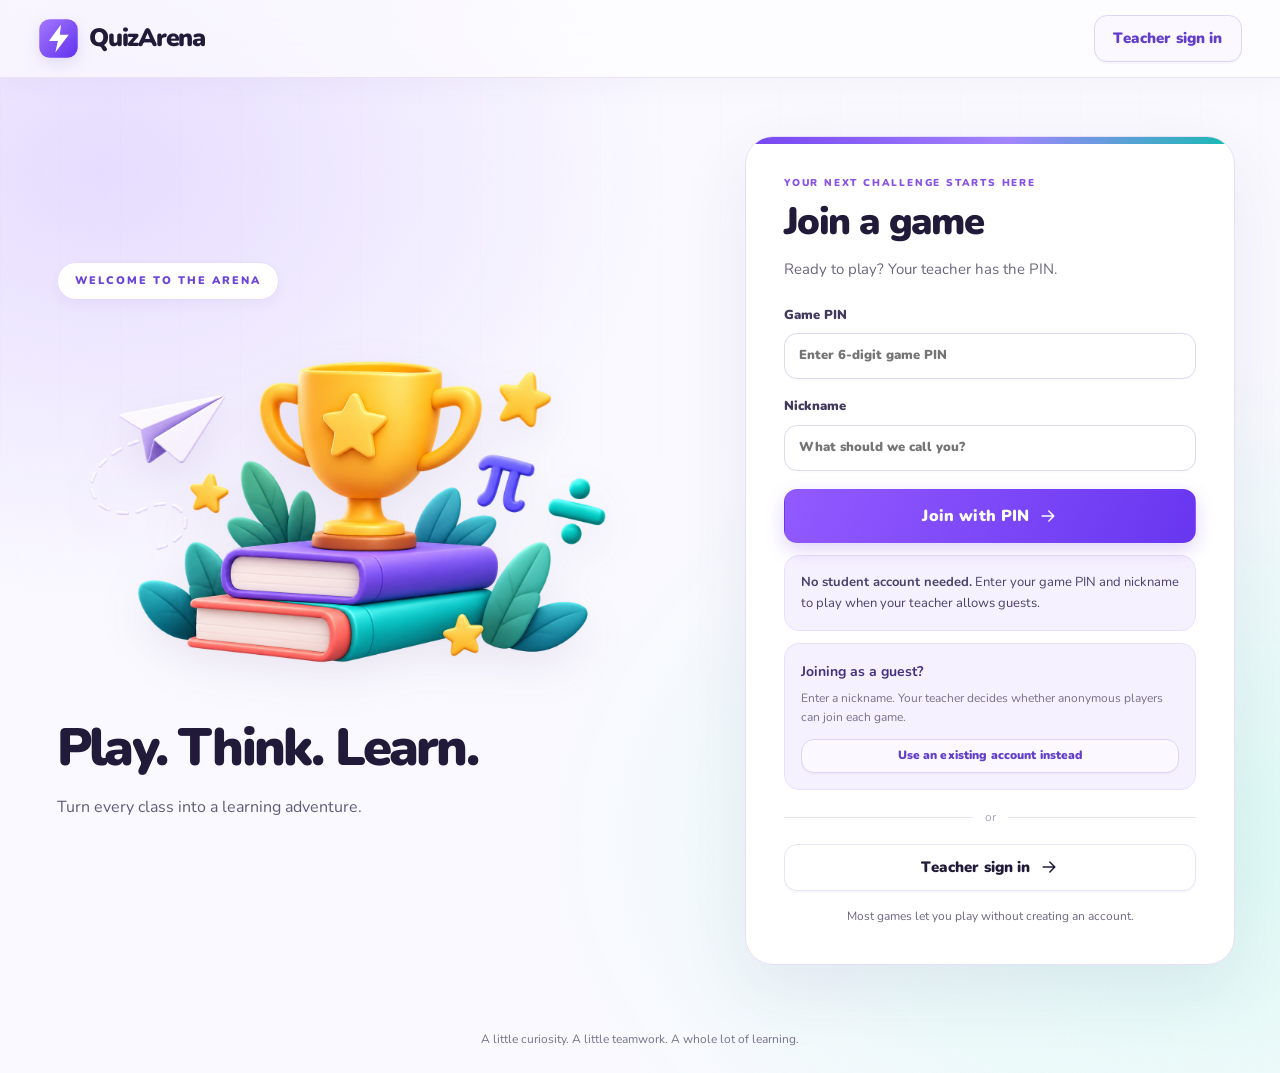
<file: index.html>
<!doctype html><html lang="en"><head><meta charset="utf-8"><meta name="viewport" content="width=device-width,initial-scale=1"><meta name="theme-color" content="#6c4dff"><meta name="description" content="QuizArena — Play. Think. Learn. Live classroom quizzes, team challenges and paper card games."><title>QuizArena · Play. Think. Learn.</title><link rel="icon" href="assets/logo.svg"><link rel="stylesheet" href="vendor/katex/katex.min.css"><link rel="stylesheet" href="css/app.css"><link rel="stylesheet" href="css/illustrated-theme.css"><link rel="stylesheet" href="css/math-keyboard.css"><link rel="stylesheet" href="css/tug-war.css"><link rel="stylesheet" href="css/quiz-arena-next.css?v=20261018-next">
</head><body><div id="app"><div class="boot"><img src="assets/logo.svg" width="56" alt=""><h1>QuizArena</h1><p>Preparing your learning adventure…</p></div></div><div id="toast" role="status" aria-live="polite"></div><dialog id="modal" aria-labelledby="dialogTitle"></dialog><script src="js/config.js"></script><script src="vendor/supabase.js"></script><script src="vendor/xlsx.js"></script><script src="vendor/jspdf.js"></script><script src="vendor/katex/katex.min.js"></script><script src="vendor/cv.js"></script><script src="vendor/aruco.js"></script><script type="module" src="js/app.js?v=20261018-guest-join-check"></script></body></html>
</file>
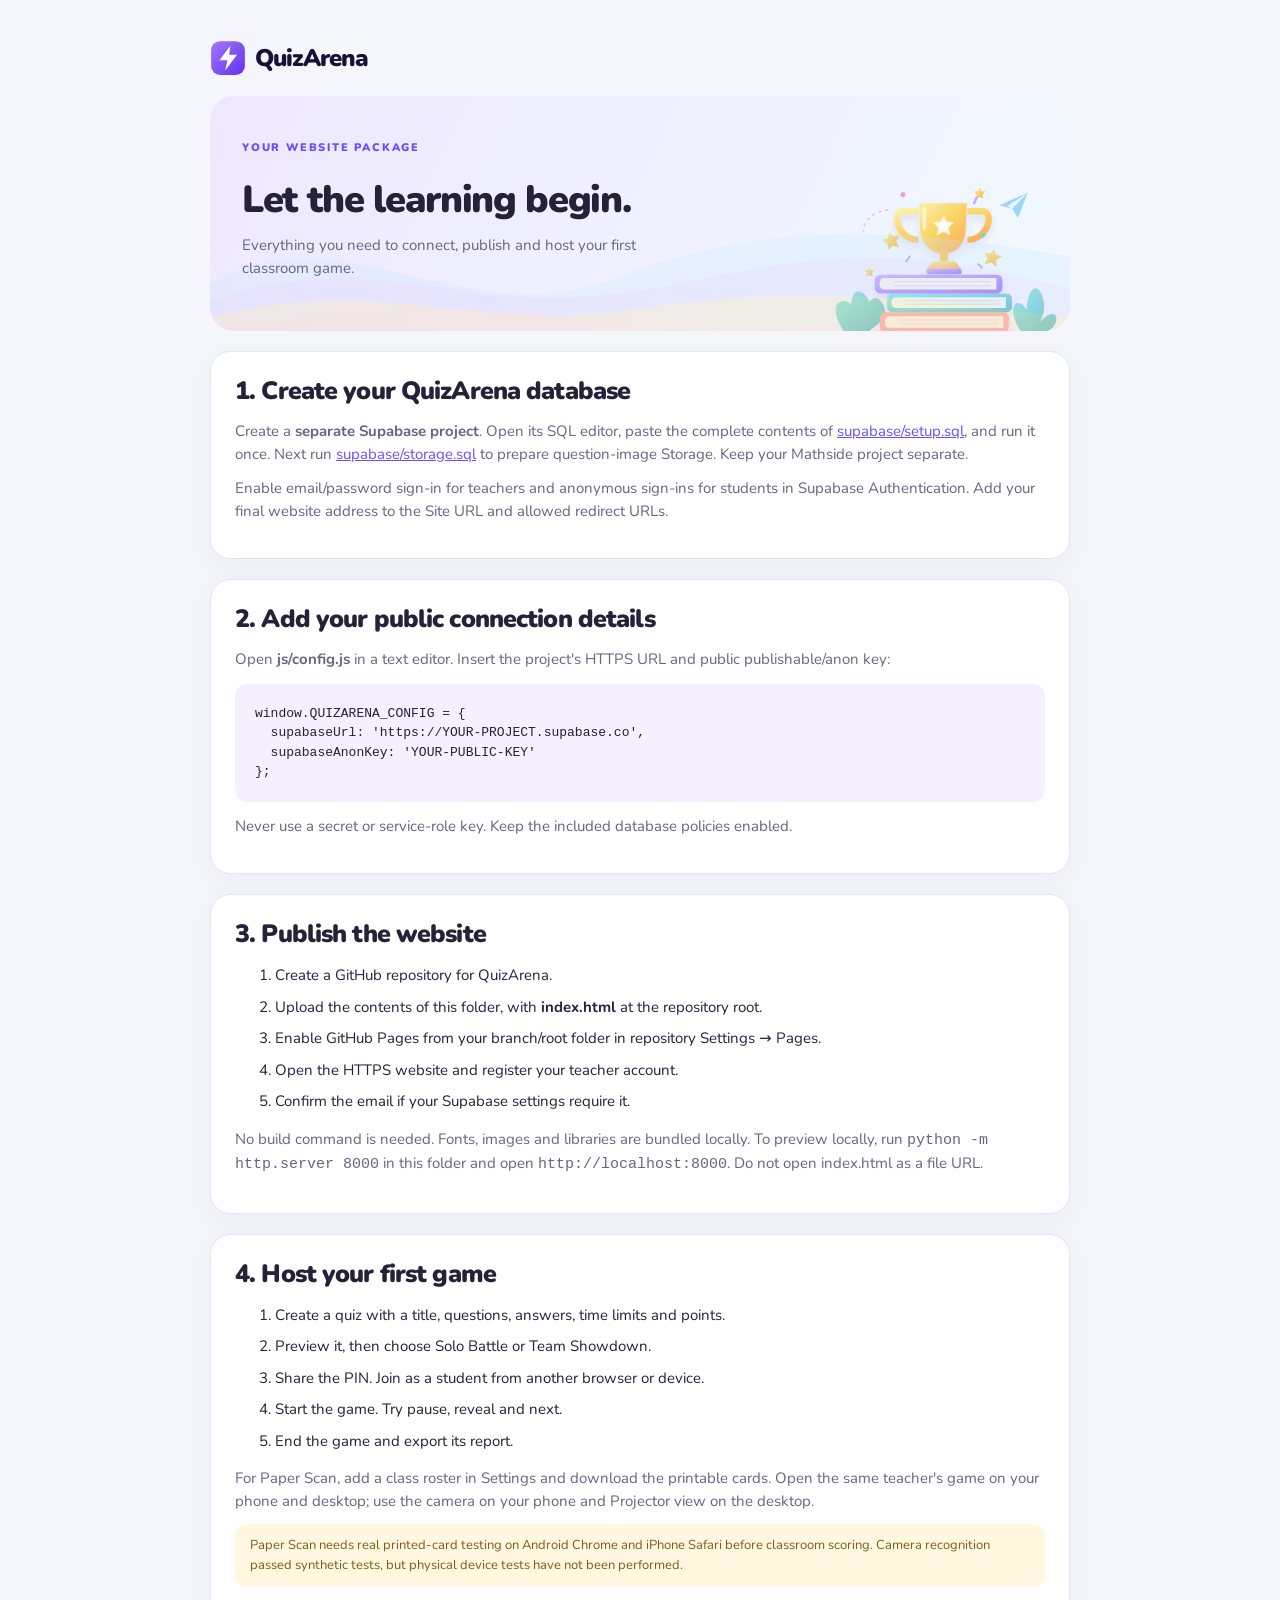
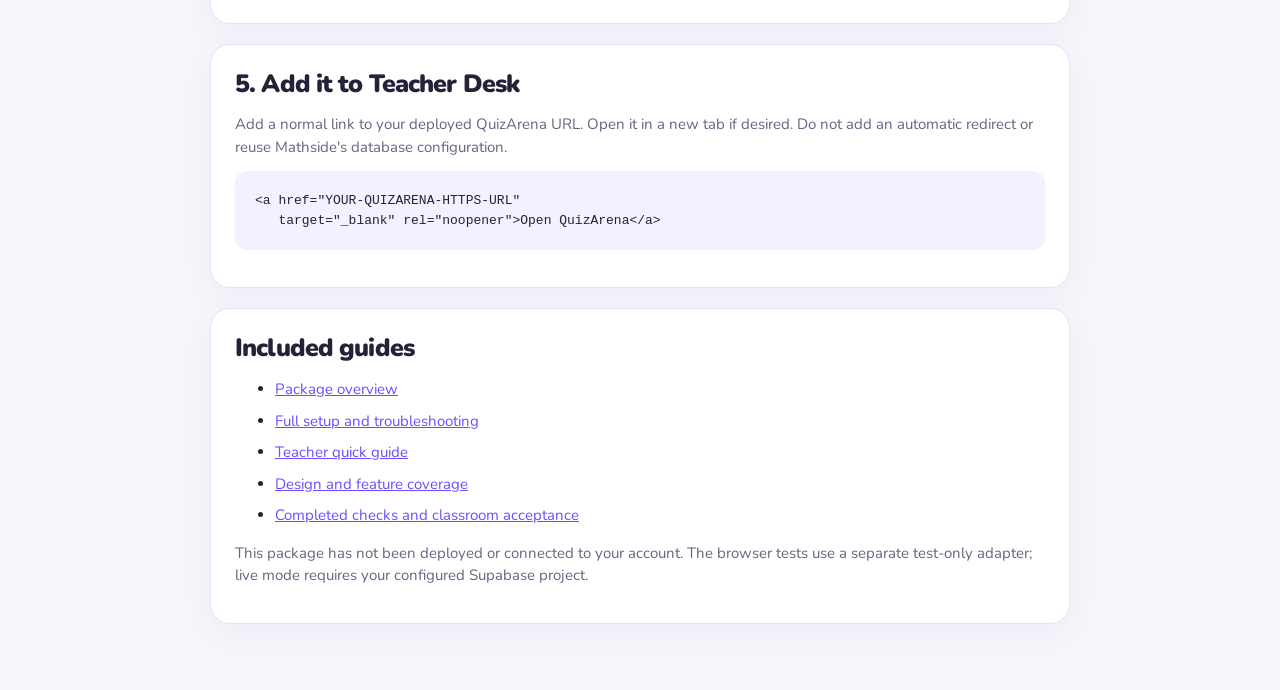
<file: START-HERE.html>
<!doctype html><html lang="en"><head><meta charset="utf-8"><meta name="viewport" content="width=device-width,initial-scale=1"><title>Start here · QuizArena</title><link rel="stylesheet" href="css/app.css"><style>main{max-width:900px;margin:auto;padding:40px 20px 70px}section{margin-top:20px}h2{margin-bottom:14px}li{margin:9px 0}pre{overflow:auto;border-radius:12px;background:#f4f0ff;padding:20px;font-size:13px}section p{margin:12px 0}.hero>img{width:240px;opacity:.7}</style></head><body><main><a class="logo" href="index.html"><img src="assets/logo.svg" alt="">QuizArena</a><section class="hero"><div><p class="eyebrow">YOUR WEBSITE PACKAGE</p><h1>Let the learning begin.</h1><p>Everything you need to connect, publish and host your first classroom game.</p></div><img src="assets/trophy.svg" alt=""></section><section class="card"><h2>1. Create your QuizArena database</h2><p>Create a <strong>separate Supabase project</strong>. Open its SQL editor, paste the complete contents of <a href="supabase/setup.sql">supabase/setup.sql</a>, and run it once. Next run <a href="supabase/storage.sql">supabase/storage.sql</a> to prepare question-image Storage. Keep your Mathside project separate.</p><p>Enable email/password sign-in for teachers and anonymous sign-ins for students in Supabase Authentication. Add your final website address to the Site URL and allowed redirect URLs.</p></section><section class="card"><h2>2. Add your public connection details</h2><p>Open <strong>js/config.js</strong> in a text editor. Insert the project's HTTPS URL and public publishable/anon key:</p><pre>window.QUIZARENA_CONFIG = {
  supabaseUrl: 'https://YOUR-PROJECT.supabase.co',
  supabaseAnonKey: 'YOUR-PUBLIC-KEY'
};</pre><p>Never use a secret or service-role key. Keep the included database policies enabled.</p></section><section class="card"><h2>3. Publish the website</h2><ol><li>Create a GitHub repository for QuizArena.</li><li>Upload the contents of this folder, with <strong>index.html</strong> at the repository root.</li><li>Enable GitHub Pages from your branch/root folder in repository Settings → Pages.</li><li>Open the HTTPS website and register your teacher account.</li><li>Confirm the email if your Supabase settings require it.</li></ol><p>No build command is needed. Fonts, images and libraries are bundled locally. To preview locally, run <code>python -m http.server 8000</code> in this folder and open <code>http://localhost:8000</code>. Do not open index.html as a file URL.</p></section><section class="card"><h2>4. Host your first game</h2><ol><li>Create a quiz with a title, questions, answers, time limits and points.</li><li>Preview it, then choose Solo Battle or Team Showdown.</li><li>Share the PIN. Join as a student from another browser or device.</li><li>Start the game. Try pause, reveal and next.</li><li>End the game and export its report.</li></ol><p>For Paper Scan, add a class roster in Settings and download the printable cards. Open the same teacher's game on your phone and desktop; use the camera on your phone and Projector view on the desktop.</p><p class="hint warning">Paper Scan needs real printed-card testing on Android Chrome and iPhone Safari before classroom scoring. Camera recognition passed synthetic tests, but physical device tests have not been performed.</p></section><section class="card"><h2>5. Add it to Teacher Desk</h2><p>Add a normal link to your deployed QuizArena URL. Open it in a new tab if desired. Do not add an automatic redirect or reuse Mathside's database configuration.</p><pre>&lt;a href="YOUR-QUIZARENA-HTTPS-URL"
   target="_blank" rel="noopener"&gt;Open QuizArena&lt;/a&gt;</pre></section><section class="card"><h2>Included guides</h2><ul><li><a href="README.md">Package overview</a></li><li><a href="docs/SETUP.md">Full setup and troubleshooting</a></li><li><a href="docs/USAGE.md">Teacher quick guide</a></li><li><a href="docs/DESIGN-COVERAGE.md">Design and feature coverage</a></li><li><a href="docs/TESTING.md">Completed checks and classroom acceptance</a></li></ul><p>This package has not been deployed or connected to your account. The browser tests use a separate test-only adapter; live mode requires your configured Supabase project.</p></section></main></body></html>
</file>
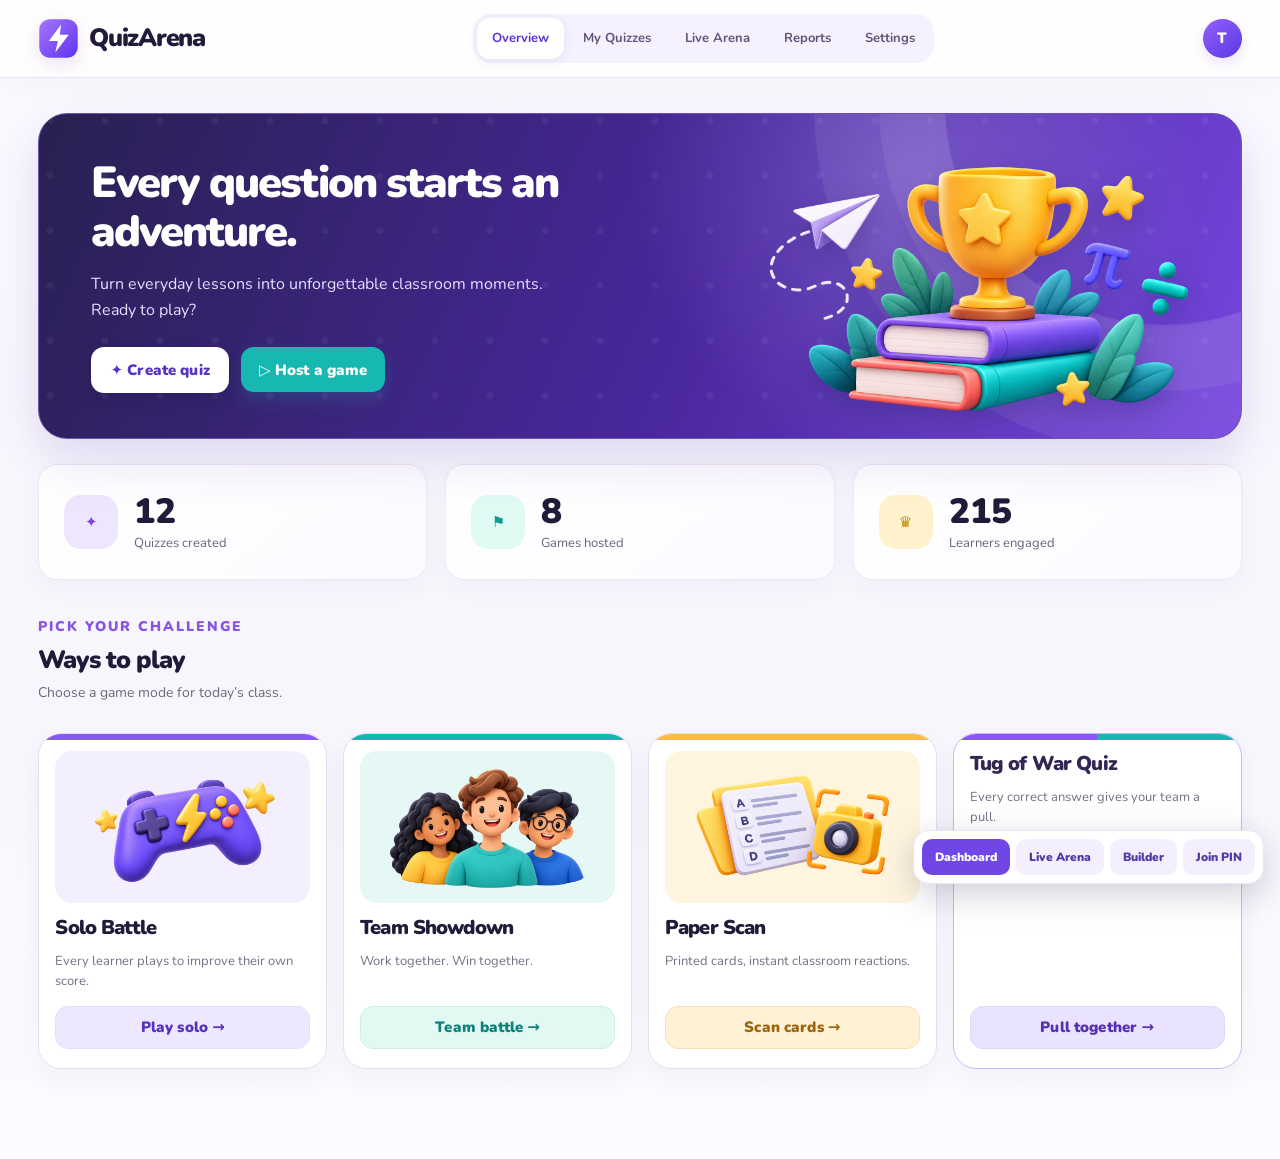
<file: docs/DESIGN-PREVIEW-NEXT.html>
<!doctype html><html lang="en"><head><meta charset="utf-8"><meta name="viewport" content="width=device-width,initial-scale=1"><title>QuizArena NEXT — static design preview</title><link rel="stylesheet" href="../css/app.css"><link rel="stylesheet" href="../css/illustrated-theme.css"><link rel="stylesheet" href="../css/tug-war.css"><link rel="stylesheet" href="../css/quiz-arena-next.css"><style>
.preview-tools{position:fixed;right:16px;bottom:16px;z-index:99;display:flex;gap:6px;padding:8px;border-radius:16px;background:#fff;box-shadow:0 10px 35px #1e123c35;border:1px solid #ebe4f6}.preview-tools button{border:0;border-radius:10px;padding:10px 13px;font:900 12px Nunito;background:#f3efff;color:#5239a8;cursor:pointer}.preview-tools button.on{background:#7146e6;color:white}.scene{display:none}.scene.on{display:block}.preview-tools button:focus-visible{outline:3px solid #19b5ad}
@media(max-width:580px){.preview-tools{left:6px;right:6px;bottom:6px;justify-content:center;gap:2px;padding:6px}.preview-tools button{padding:9px 7px;font-size:10px}}
</style></head><body><div id="app">
<div id="overview" class="scene"><header class="topbar"><a class="logo" href="#"><img src="../assets/logo.svg" alt="">QuizArena</a><nav class="nav" aria-label="Navigation"><a class="active">Overview</a><a>My Quizzes</a><a>Live Arena</a><a>Reports</a><a>Settings</a></nav><span class="avatar">T</span></header><main class="workspace page-overview"><section class="hero"><div><h1>Every question starts an adventure.</h1><p>Turn everyday lessons into unforgettable classroom moments. Ready to play?</p><div class="row"><button class="btn primary">✦ Create quiz</button><button class="btn teal">▷ Host a game</button></div></div><img src="../assets/illustrations/hero.png" alt=""></section><section class="stats"><div class="card stat"><div class="tile-icon">✦</div><div><strong>12</strong><p>Quizzes created</p></div></div><div class="card stat"><div class="tile-icon teal">⚑</div><div><strong>8</strong><p>Games hosted</p></div></div><div class="card stat"><div class="tile-icon gold">♛</div><div><strong>215</strong><p>Learners engaged</p></div></div></section><section class="heading"><div><p class="eyebrow">PICK YOUR CHALLENGE</p><h2>Ways to play</h2><p>Choose a game mode for today’s class.</p></div></section><section class="modes"><article class="card mode mode-solo"><img class="mode-art" src="../assets/illustrations/solo-battle.png" alt=""><h3>Solo Battle</h3><p class="mode-description">Every learner plays to improve their own score.</p><button class="btn">Play solo →</button></article><article class="card mode mode-team"><img class="mode-art" src="../assets/illustrations/team-showdown.png" alt=""><h3>Team Showdown</h3><p class="mode-description">Work together. Win together.</p><button class="btn">Team battle →</button></article><article class="card mode mode-paper"><img class="mode-art" src="../assets/illustrations/paper-scan.png" alt=""><h3>Paper Scan</h3><p class="mode-description">Printed cards, instant classroom reactions.</p><button class="btn">Scan cards →</button></article><article class="card mode mode-tug"><img class="mode-art" src="../assets/illustrations/team-showdown.png" alt=""><h3>Tug of War Quiz</h3><p class="mode-description">Every correct answer gives your team a pull.</p><button class="btn">Pull together →</button></article></section></main></div>
<div id="arena" class="scene arena-shell"><header class="topbar"><a class="logo" href="#"><img src="../assets/logo.svg" alt="">QuizArena</a><span class="connection">● Connected · Game PIN 280620</span><div class="row"><button class="btn small">Full screen</button></div></header><main class="workspace"><div class="heading live-heading"><div><p class="eyebrow">LIVE CLASSROOM CHALLENGE</p><h2>Laws of Exponents — Round 2</h2><p>Let’s see what your class can do!</p></div><span class="badge">22 players joined</span></div><div class="arena-grid"><div class="arena-main"><section class="card question-stage"><div class="row between stage-top"><div><span class="badge">Question 2 of 8</span><div class="question-dots"><i class="done"></i><i class="done"></i><i></i><i></i><i></i><i></i><i></i><i></i></div></div><div class="timer" style="--progress:70%"><span>24</span></div></div><section class="question-focus"><span class="eyebrow">SOLVE THE CHALLENGE</span><div class="arena-question">Simplify: (2³ × 2⁴) ÷ 2²</div></section><div class="answers"><button class="answer"><b>A</b><span>2³</span></button><button class="answer"><b>B</b><span>2⁵</span></button><button class="answer"><b>C</b><span>2⁶</span></button><button class="answer"><b>D</b><span>2⁷</span></button></div></section><div class="row status-strip"><strong>18 / 22 answered</strong><div class="progress"><i style="width:82%"></i></div></div><div class="host-controls"><button class="btn primary">Reveal answer →</button><button class="btn">Skip</button><button class="btn">Repeat</button><button class="btn danger">End game</button></div></div><aside class="card leaderboard"><div class="board-heading"><p class="eyebrow">THE LEADING LEARNERS</p><h3>♛ Top scores</h3><p>Scores update after each reveal</p></div><div class="leader-row"><span class="rank">1</span><span class="leader-name">Purple Sparks</span><strong>320 <small>pts</small></strong></div><div class="leader-row"><span class="rank">2</span><span class="leader-name">Teal Titans</span><strong>280 <small>pts</small></strong></div><div class="leader-row"><span class="rank">3</span><span class="leader-name">Coral Comets</span><strong>250 <small>pts</small></strong></div><img class="leader-art" src="../assets/trophy.svg" alt=""></aside></div></main></div>
<div id="join" class="scene welcome"><header class="topbar"><a class="logo" href="#"><img src="../assets/logo.svg" alt="">QuizArena</a><button class="btn ghost">Teacher sign in</button></header><main class="welcome-content"><section class="welcome-art"><img src="../assets/illustrations/hero.png" alt=""><h1>Ready, set, think!</h1><p>Bring your curiosity. Your next classroom challenge is one PIN away.</p></section><section class="card join-box"><p class="eyebrow">YOUR NEXT CHALLENGE STARTS HERE</p><h2>Join a game</h2><p>Ready to play? Your teacher has the PIN.</p><form class="stack"><label>Game PIN<input placeholder="6-digit PIN" value="280620" readonly></label><label>Nickname<input placeholder="What should we call you?" value="Team Explorer" readonly></label><button class="btn primary wide">Join with PIN →</button></form><div class="guest-join-info" style="margin-top:20px">No student account needed. Enter your nickname and the game PIN when your teacher allows guests.</div><div class="divider">or</div><button class="btn wide">Use an existing account</button></section></main></div>
<div id="builder" class="scene"><header class="topbar"><a class="logo" href="#"><img src="../assets/logo.svg" alt="">QuizArena</a><nav class="nav"><a>Overview</a><a class="active">My Quizzes</a><a>Live Arena</a><a>Reports</a><a>Settings</a></nav></header><main class="workspace"><div class="heading"><div><p class="eyebrow">QUIZ BUILDER</p><h1>Create a quiz</h1><p>Good questions make great adventures.</p></div><button class="btn ghost">Preview</button></div><div class="editor"><aside class="card editor-side"><p class="eyebrow">QUESTION BANK</p><h3>Your questions</h3><p>2 questions</p><button class="btn primary wide" style="margin-top:18px">+ Add question</button><hr style="border:0;border-top:1px solid #ebe4f6;margin:20px 0"><p>Start with a worksheet</p><button class="btn wide">Import from Excel</button></aside><div class="question-editor"><div class="card stack"><div class="heading"><div><p class="eyebrow">QUIZ DETAILS</p><h2>Laws of Exponents</h2></div><span class="badge">Draft</span></div><label>Quiz title<input value="Laws of Exponents — Challenge 1" readonly></label><div class="field-grid"><label>Subject<select><option>Mathematics</option></select></label><label>Grade<select><option>Grade 10</option></select></label></div></div><div class="card stack"><div class="heading"><h2>Question 1</h2><span class="badge">100 points</span></div><label>Question<input value="Simplify: (2³ × 2⁴) ÷ 2²" readonly></label><div class="preview-math">Simplify: (2³ × 2⁴) ÷ 2²</div><div class="field-grid"><label>Option A<input value="2³" readonly></label><label>Option B<input value="2⁵" readonly></label><label>Option C<input value="2⁶" readonly></label><label>Option D<input value="2⁷" readonly></label></div><div class="hint">Use the math keyboard to enter fractions, radicals, powers and symbols.</div></div></div></div></main></div>
</div><div class="preview-tools"><button data-scene="overview" class="on">Dashboard</button><button data-scene="arena">Live Arena</button><button data-scene="builder">Builder</button><button data-scene="join">Join PIN</button></div><script>const scenes=[...document.querySelectorAll('.scene')],buttons=[...document.querySelectorAll('[data-scene]')];function showScene(id){for(const s of scenes)s.classList.toggle('on',s.id===id);for(const b of buttons)b.classList.toggle('on',b.dataset.scene===id);window.scrollTo({top:0,behavior:'instant'})}buttons.forEach(b=>b.onclick=()=>showScene(b.dataset.scene));showScene(new URLSearchParams(location.search).get('screen')||'overview');</script></body></html>
</file>
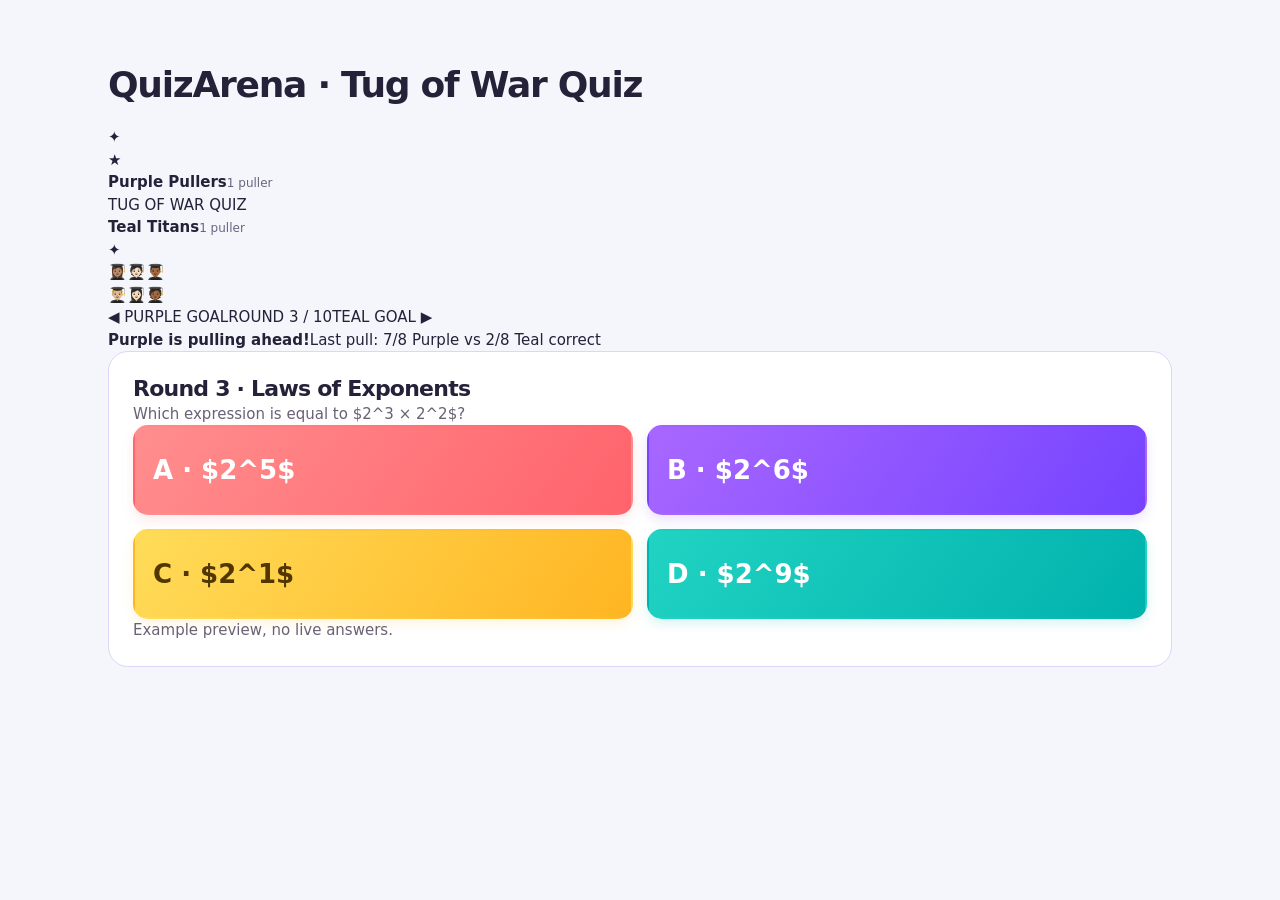
<file: docs/tug-preview.html>
<!doctype html><html lang="en"><head><meta charset="utf-8"><meta name="viewport" content="width=device-width,initial-scale=1"><link rel="stylesheet" href="../css/app.css"><link rel="stylesheet" href="../css/tug-war.css"><link rel="stylesheet" href="../css/math-keyboard.css"><title>Tug of War preview</title><style>body{margin:0;background:#f5f6fb;font-family:system-ui}.preview-wrap{max-width:1100px;margin:45px auto;padding:18px}.preview-wrap h1{margin-bottom:20px;color:#252139}.preview-block{border:1px solid #ddd6fa;background:#fff;padding:24px;border-radius:20px}.preview-block h2{font-size:22px}.preview-block p{color:#696176}.qa-math-trigger{display:inline-block}</style></head><body><main class="preview-wrap"><h1>QuizArena · Tug of War Quiz</h1><section class="tug-stage" aria-label="Tug of War team progress: 54 towards purple" data-tug-stage>
 <div class="tug-sun" aria-hidden="true">✦</div>
 <div class="tug-header"><div class="tug-team purple"><span class="tug-team-icon">★</span><div><b>Purple Pullers</b><small>1 puller</small></div></div><div class="tug-midlabel">TUG OF WAR <span>QUIZ</span></div><div class="tug-team teal"><div><b>Teal Titans</b><small>1 puller</small></div><span class="tug-team-icon">✦</span></div></div>
 <div class="tug-field"><div class="tug-hills"></div><div class="tug-pit" aria-hidden="true"></div>
 <div class="tug-character left-char" aria-hidden="true"><span class="tug-face">👩🏽‍🎓</span><span class="tug-face">🧑🏻‍🎓</span><span class="tug-face">👨🏾‍🎓</span></div>
 <div class="tug-character right-char" aria-hidden="true"><span class="tug-face">👨🏼‍🎓</span><span class="tug-face">👩🏻‍🎓</span><span class="tug-face">🧑🏾‍🎓</span></div>
 <div class="tug-rope"><div class="tug-rope-line"></div><span class="tug-mark left-mark"></span><span class="tug-mark right-mark"></span><span class="tug-knot" style="left:31.64%" aria-hidden="true"><i></i></span></div></div>
 <div class="tug-progress-line"><span>◀ PURPLE GOAL</span><span>ROUND 3 / 10</span><span>TEAL GOAL ▶</span></div>
 <div class="tug-message" role="status"><strong>Purple is pulling ahead!</strong><span>Last pull: 7/8 Purple vs 2/8 Teal correct</span></div>
 </section><div class="preview-block"><h2>Round 3 · Laws of Exponents</h2><p>Which expression is equal to $2^3 × 2^2$?</p><div class="answers"><button class="answer">A · $2^5$</button><button class="answer">B · $2^6$</button><button class="answer">C · $2^1$</button><button class="answer">D · $2^9$</button></div><p>Example preview, no live answers.</p></div></main></body></html>
</file>
<file: css/app.css>
@font-face{font-family:Nunito;src:url('../assets/nunito-latin-400-normal.woff2') format('woff2');font-weight:400;font-display:swap}@font-face{font-family:Nunito;src:url('../assets/nunito-latin-700-normal.woff2') format('woff2');font-weight:700;font-display:swap}@font-face{font-family:Nunito;src:url('../assets/nunito-latin-900-normal.woff2') format('woff2');font-weight:900;font-display:swap}
:root{--purple:#6c4dff;--teal:#22b8b0;--coral:#ff875f;--yellow:#ffc857;--ink:#242139;--muted:#676480;--line:#e6e3f3;--cloud:#f5f6fb;--shadow:0 8px 28px #55479a0c;--radius:20px;font-family:Nunito,system-ui,sans-serif;color:var(--ink);background:var(--cloud);font-synthesis:none;color-scheme:light}
*{box-sizing:border-box}body{margin:0;font-size:15px;line-height:1.5}button,input,select,textarea{font:inherit}button,a,input,select,textarea,summary{-webkit-tap-highlight-color:transparent}button,a{touch-action:manipulation}button{cursor:pointer}button:disabled{opacity:.5;cursor:not-allowed}button:focus-visible,a:focus-visible,input:focus-visible,select:focus-visible,textarea:focus-visible,summary:focus-visible{outline:3px solid #15918b;outline-offset:3px}a{color:var(--purple)}h1,h2,h3,h4,p{margin:0}h1,h2,h3,h4{line-height:1.2;font-weight:900;letter-spacing:-.035em}h1{font-size:36px}h2{font-size:25px}h3{font-size:19px}p{color:var(--muted)}small{font-size:12px;color:var(--muted)}[hidden]{display:none!important}.row{display:flex;align-items:center;gap:12px;flex-wrap:wrap}.between{justify-content:space-between}.stack{display:grid;gap:18px}.muted{color:var(--muted)}.eyebrow{text-transform:uppercase;font-size:11px;letter-spacing:1.8px;font-weight:900;color:var(--purple)}.logo{display:flex;align-items:center;gap:9px;color:#171338;text-decoration:none;font-size:24px;font-weight:900;letter-spacing:-1px}.logo img{width:36px;height:36px}.btn{border:1px solid var(--line);border-radius:11px;padding:11px 18px;background:white;color:var(--ink);font-weight:700;display:inline-flex;align-items:center;justify-content:center;gap:8px;text-decoration:none;min-height:44px;transition:transform .15s,box-shadow .15s}.btn:hover{transform:translateY(-1px);box-shadow:0 4px 14px #6350b31a}.btn.primary{color:#fff;background:linear-gradient(135deg,#9056ff,#6235f4);border-color:transparent;box-shadow:0 4px 12px #7044f42b}.btn.teal{color:#fff;background:linear-gradient(135deg,#16cec2,#05a7a5);border:0}.btn.danger{color:#b62349;background:#fff0f1;border-color:#ffc9d5}.btn.ghost{background:transparent;color:var(--purple);border-color:#c9baff}.btn.small{padding:6px 11px;font-size:12px;min-height:34px}.btn.wide{width:100%}.icon{width:20px;height:20px;flex-shrink:0;fill:none;stroke:currentColor;stroke-width:1.8;stroke-linecap:round;stroke-linejoin:round}.card{background:#fff;border:1px solid var(--line);border-radius:var(--radius);padding:24px;box-shadow:var(--shadow)}.badge{display:inline-flex;align-items:center;gap:6px;border-radius:30px;background:#efebff;color:#6740d3;font-size:12px;font-weight:700;padding:6px 12px}.badge.teal{background:#dffbf5;color:#0b746e}.badge.gold{background:#fff3cf;color:#8d5c02}.badge.red{background:#fff0f2;color:#bd3056}.empty{padding:40px 24px;text-align:center;display:grid;gap:14px;justify-items:center}.empty .icon{width:40px;height:40px;color:#aa99ea}.hint{font-size:13px;padding:12px 15px;border-radius:12px;background:#f3f0ff;color:#625188}.warning{background:#fff7df;color:#805b17}.boot{min-height:100vh;display:grid;place-content:center;text-align:center;gap:16px;justify-items:center}.topbar{height:80px;background:#ffffffed;border-bottom:1px solid var(--line);display:flex;align-items:center;justify-content:space-between;padding:0 36px;gap:20px;position:sticky;top:0;z-index:30;backdrop-filter:blur(12px)}.nav{display:flex;align-items:center;gap:7px}.nav a{padding:10px 14px;color:var(--muted);text-decoration:none;border-radius:10px;font-weight:700;font-size:14px}.nav a.active{background:#eee9ff;color:var(--purple)}.nav a:hover{background:#f5f2ff}.avatar{width:38px;height:38px;background:#ece5ff;border-radius:50%;display:grid;place-items:center;color:var(--purple);font-weight:900}.menu-btn{display:none}.workspace{max-width:1220px;margin:auto;padding:34px 36px 70px;display:grid;gap:26px}.heading{display:flex;align-items:center;justify-content:space-between;gap:18px}.heading p{margin-top:7px}.hero{position:relative;overflow:hidden;border-radius:24px;background:linear-gradient(115deg,#eee8ff,#f1f9ff);min-height:230px;padding:32px;display:flex;align-items:center}.hero h1{font-size:38px;max-width:620px}.hero p{margin:12px 0 20px;max-width:420px}.hero>div{position:relative;z-index:1}.hero>img{position:absolute;width:340px;right:5px;bottom:-19px}.hero:after{content:'';position:absolute;inset:0;background:url('../assets/waves.svg') bottom/cover;opacity:.4;pointer-events:none}.stats{display:grid;grid-template-columns:repeat(3,1fr);gap:16px}.stat{padding:19px 22px;display:flex;align-items:center;gap:16px}.stat strong{font-size:28px;font-weight:900;line-height:1.2}.stat p{font-size:12px}.tile-icon{height:48px;width:48px;flex-shrink:0;border-radius:12px;display:grid;place-items:center;background:#efe8ff;color:#7644e9}.tile-icon .icon{width:27px;height:27px}.tile-icon.teal{background:#d8f8f4;color:#099d94}.tile-icon.gold{background:#fff0c3;color:#b87d0a}.modes{display:grid;grid-template-columns:repeat(3,1fr);gap:18px}.mode{position:relative;overflow:hidden;background:#eee8ff;box-shadow:none;display:grid;gap:12px}.mode:nth-child(2){background:#dcf7f4}.mode:nth-child(3){background:#fff0c3}.mode .mode-glyph{position:absolute;right:18px;top:24px;opacity:.18;width:70px;height:70px}.mode p{max-width:200px;font-size:14px}.mode .btn{justify-self:start;margin-top:8px}.quiz-grid{display:grid;grid-template-columns:repeat(2,minmax(0,1fr));gap:16px}.quiz-card{display:flex;gap:17px;align-items:flex-start;padding:20px}.quiz-body{flex:1;min-width:0}.quiz-card h3{font-size:18px;overflow-wrap:anywhere}.quiz-card p{font-size:13px;margin:6px 0 14px}.quiz-card .row{gap:7px}.toolbar{display:flex;gap:12px;align-items:center;flex-wrap:wrap}.toolbar input{flex:1;min-width:180px}.toolbar select{width:auto;max-width:100%}label{display:grid;gap:7px;font-size:13px;font-weight:700}input,select,textarea{width:100%;border:1px solid #dcd7ed;border-radius:10px;padding:11px 13px;color:var(--ink);background:#fff;min-height:44px}input[type=checkbox],input[type=radio]{width:18px;min-height:18px;accent-color:var(--purple)}textarea{resize:vertical;min-height:90px}input[type=file]{font-size:12px}.field-grid{display:grid;grid-template-columns:1fr 1fr;gap:16px}.field-grid.three{grid-template-columns:repeat(3,1fr)}.full{grid-column:1/-1}.check{display:flex;align-items:center;gap:9px}.welcome{min-height:100vh;background:radial-gradient(ellipse at 65% 20%,#eae4ff 0,transparent 60%),url('../assets/waves.svg') bottom/100% 100% no-repeat,#f7f8ff}.welcome .topbar{background:transparent;border:0;position:static}.welcome-content{max-width:1150px;margin:auto;padding:34px 40px 60px;display:grid;grid-template-columns:1.15fr 1fr;align-items:center;gap:55px}.welcome-art{text-align:center}.welcome-art img{width:100%;max-width:520px}.welcome-art h1{font-size:46px;letter-spacing:-1.8px}.welcome-art p{font-size:18px;margin:12px auto;max-width:390px}.join-box{padding:32px}.join-box h2{margin:8px 0}.join-box form{margin-top:24px}.divider{display:flex;gap:12px;align-items:center;color:#aaa2bf;font-size:12px;margin:18px 0}.divider:before,.divider:after{content:'';height:1px;flex:1;background:var(--line)}.welcome-foot{text-align:center;font-size:12px;padding:0 20px 24px;color:#77728c}.editor{display:grid;grid-template-columns:240px minmax(0,1fr);gap:24px;align-items:start}.editor-side{position:sticky;top:100px}.editor-side button{margin-top:10px}.question-editor{display:grid;gap:17px}.question-editor .heading{padding-bottom:13px;border-bottom:1px solid var(--line)}.question-image{max-width:100%;max-height:220px;object-fit:contain;border-radius:12px;margin:10px auto;display:block}.editor-actions{position:sticky;bottom:0;z-index:12;background:#f5f6fbf5;padding:14px 0;border-top:1px solid var(--line)}.preview-math{min-height:36px;background:#faf8ff;border:1px dashed #ded5f4;border-radius:9px;padding:8px;font-size:14px}.save-state{font-size:12px;color:#0a8377}.arena-shell{min-height:100vh;background:radial-gradient(ellipse at 20% 0,#eeebff,transparent 65%),url('../assets/waves.svg') bottom/100% 100% fixed,var(--cloud)}.arena-grid{display:grid;grid-template-columns:minmax(0,1fr) 290px;gap:20px;align-items:start}.arena-main{display:grid;gap:16px}.arena-question{font-size:32px;text-align:center;padding:22px 6px;line-height:1.4;overflow-wrap:anywhere}.answers{display:grid;grid-template-columns:1fr 1fr;gap:14px}.answer{display:flex;align-items:center;gap:15px;min-height:90px;padding:18px;border:2px solid transparent;border-radius:15px;color:#fff;font-weight:900;font-size:26px;text-align:left;background:linear-gradient(125deg,#ff8e8e,#ff636c);box-shadow:0 5px 12px #ff6c6c26;overflow-wrap:anywhere}.answer:nth-child(2){background:linear-gradient(125deg,#a867ff,#7543ff);box-shadow:0 5px 12px #7643ff26}.answer:nth-child(3){background:linear-gradient(125deg,#ffdc59,#ffb522);color:#513600;box-shadow:0 5px 12px #ffbc3026}.answer:nth-child(4){background:linear-gradient(125deg,#20d3c2,#00b2ad);box-shadow:0 5px 12px #00b2ad26}.answer b{font-size:23px;border:2px solid currentColor;border-radius:50%;height:42px;width:42px;display:grid;place-items:center;flex-shrink:0;font-weight:400}.answer.selected{outline:3px solid #3e2875;outline-offset:3px}.answer.correct{outline:4px solid #087647;outline-offset:3px}.answer:disabled{opacity:.8}.answer.correct:after{content:'✓';margin-left:auto}.timer{--progress:100%;border-radius:50%;height:72px;width:72px;background:conic-gradient(var(--purple) var(--progress),#e6dafa 0);padding:7px;display:grid;place-items:center;flex-shrink:0}.timer span{display:grid;place-items:center;width:100%;height:100%;border-radius:50%;background:#fff;font-size:29px;font-weight:900}.progress{height:9px;background:#e8e1fa;border-radius:20px;overflow:hidden;flex:1;min-width:80px}.progress>i{display:block;height:100%;border-radius:20px;background:linear-gradient(90deg,#975cff,#673bfa);transition:width .3s}.question-dots{display:flex;gap:4px;max-width:270px;margin-top:10px}.question-dots i{height:7px;background:#e4def6;border-radius:10px;flex:1}.question-dots i.done{background:var(--purple)}.leaderboard{padding:20px}.leaderboard h3{margin-bottom:16px}.leader-row{display:flex;gap:10px;align-items:center;padding:11px 0;border-bottom:1px solid #f1edf9;font-size:13px}.leader-row:last-child{border:0}.leader-row strong{margin-left:auto}.rank{width:28px;height:28px;background:#efebff;border-radius:50%;display:grid;place-items:center;font-weight:900;flex-shrink:0}.leader-row:first-of-type .rank{background:#ffdf73;color:#84510a}.leader-row.me{background:#f2edff;border-radius:9px;padding:10px}.leader-art{width:100%;max-height:180px;object-fit:contain;margin-top:15px}.pin{font-size:64px;letter-spacing:6px;font-weight:900;color:#191348;line-height:1.2}.lobby-hero{background:#eef0ff;padding:24px;border-radius:16px;display:flex;align-items:center;justify-content:space-between;overflow:hidden}.lobby-hero img{width:240px;margin:-20px -20px -30px 0}.players{display:flex;flex-wrap:wrap;gap:9px}.player-pill{background:#f3f0fd;border:1px solid #e9e2fa;padding:7px 12px;border-radius:25px;font-size:13px}.player-pill:before{content:'';display:inline-block;width:8px;height:8px;background:var(--teal);border-radius:50%;margin-right:7px}.host-controls{display:flex;gap:10px;flex-wrap:wrap}.host-controls .btn{flex:1}.status-strip{padding:13px 17px;background:#eeebff;border-radius:12px}.feedback{background:#e2f9f0;color:#126345;border-radius:13px;padding:15px;text-align:center;font-weight:700}.feedback.wrong{background:#fff0e9;color:#92471c}.feedback p{color:inherit;font-size:13px;font-weight:400}.student-wrap{max-width:680px;margin:auto;padding:24px 20px 60px;display:grid;gap:18px}.student-wrap .answers{grid-template-columns:1fr}.student-wrap .answer{min-height:67px;font-size:23px;padding:12px 17px}.student-wrap .arena-question{font-size:27px}.student-wrap .card{padding:22px}.result-hero{text-align:center}.result-hero img{height:190px;max-width:100%}.result-hero h1{font-size:34px;margin:8px 0}.result-stats{display:grid;grid-template-columns:repeat(3,1fr);gap:10px;margin:20px 0}.result-stats>div{background:#e5faf6;border-radius:12px;padding:14px 8px}.result-stats>div:nth-child(2){background:#eee5ff}.result-stats>div:nth-child(3){background:#fff0bf}.result-stats strong{display:block;font-size:27px;font-weight:900}.result-stats small{color:var(--ink)}.projector .topbar{height:65px}.projector .workspace{max-width:1500px}.projector .arena-grid{grid-template-columns:1fr}.projector .leaderboard{display:none}.projector .arena-question{font-size:clamp(32px,4vw,64px)}.projector .answer{font-size:clamp(26px,3vw,44px);min-height:120px}.scanner-view{position:relative;background:#17152a;border-radius:18px;overflow:hidden;aspect-ratio:4/3}.scanner-view video,.scanner-view canvas{width:100%;height:100%;object-fit:cover;position:absolute;inset:0}.scanner-view .scan-frame{position:absolute;inset:14%;border:3px solid #b99aff;border-radius:12px;pointer-events:none}.scan-list{max-height:280px;overflow:auto;display:grid;gap:8px}.scan-row{display:flex;align-items:center;justify-content:space-between;gap:12px;border:1px solid var(--line);padding:10px;border-radius:10px}.scan-row select{width:100px}.table-wrap{overflow:auto}table{width:100%;border-collapse:collapse;font-size:13px}th,td{text-align:left;padding:12px;border-bottom:1px solid var(--line);white-space:nowrap}th{font-size:11px;text-transform:uppercase;letter-spacing:.6px;color:var(--muted)}.chart-row{display:grid;grid-template-columns:90px 1fr 48px;gap:12px;align-items:center;font-size:13px;margin:12px 0}.chart-row .progress{height:14px}.details-panel summary{cursor:pointer;font-weight:700;padding:8px 0}.details-panel>div{margin-top:15px}dialog{border:1px solid var(--line);border-radius:22px;padding:28px;width:min(620px,calc(100% - 28px));max-height:90dvh;box-shadow:0 24px 80px #24174135}dialog::backdrop{background:#20163a66;backdrop-filter:blur(5px)}dialog .dialog-close{position:absolute;right:13px;top:13px;width:34px;height:34px;padding:4px;border-radius:50%;border:0;background:#f0ebff;color:var(--purple);font-size:23px}dialog h2{padding-right:30px;margin-bottom:18px}#toast{position:fixed;bottom:20px;left:50%;transform:translateX(-50%);max-width:calc(100% - 32px);background:#27203e;color:#fff;border-radius:12px;padding:12px 20px;box-shadow:0 4px 18px #0002;z-index:100;display:none}#toast.visible{display:block}.connection{font-size:11px;color:#787087}.confetti{pointer-events:none;position:fixed;inset:0;z-index:80;overflow:hidden}.confetti i{position:absolute;top:-20px;width:9px;height:13px;background:var(--purple);animation:fall 2.2s ease-in forwards}.confetti i:nth-child(3n){background:var(--yellow)}.confetti i:nth-child(3n + 1){background:var(--teal)}@keyframes fall{to{transform:translateY(110vh) rotate(700deg)}}
@media(min-width:1000px){.hero:has(img)>div{max-width:70%}}
@media(max-width:900px){.topbar{padding:0 22px}.nav a{padding:9px;font-size:12px}.workspace{padding:25px 22px 50px}.arena-grid{grid-template-columns:minmax(0,1fr) 240px}.hero>img{width:260px;opacity:.8}.hero h1{font-size:32px;max-width:440px}.hero p{max-width:310px}.welcome-content{gap:24px;padding:30px}.welcome-art h1{font-size:36px}.editor{grid-template-columns:190px minmax(0,1fr)}.modes{gap:12px}.mode{padding:19px}.mode h3{max-width:130px}.lobby-hero img{width:170px}.pin{font-size:48px}}
@media(max-width:680px){body{font-size:14px}.topbar{height:68px;padding:0 18px}.logo{font-size:23px}.logo img{width:32px;height:32px}.menu-btn{display:inline-flex}.nav{display:none;position:absolute;left:12px;right:12px;top:62px;background:#fff;border:1px solid var(--line);box-shadow:var(--shadow);padding:10px;border-radius:14px;flex-direction:column;align-items:stretch}.nav.open{display:flex}.nav a{font-size:15px;padding:12px}.workspace{padding:24px 16px 45px;gap:20px}h1{font-size:28px}h2{font-size:23px}.heading{align-items:flex-start;flex-wrap:wrap}.heading .btn{font-size:12px;padding:9px 12px}.hero{min-height:225px;padding:23px}.hero h1{font-size:29px;max-width:250px}.hero p{max-width:210px;font-size:13px}.hero>img{width:180px;right:-45px;bottom:14px;opacity:.45}.hero .row{gap:8px}.hero .btn{padding:11px 14px;font-size:13px}.stats{gap:10px;grid-template-columns:1fr 1fr}.stat{padding:14px;gap:10px}.stat:last-child{grid-column:1/-1}.stat strong{font-size:25px}.tile-icon{width:41px;height:41px}.modes{grid-template-columns:1fr;gap:12px}.mode{padding:20px}.mode h3{max-width:none}.mode p{max-width:none;font-size:13px}.mode .mode-glyph{right:20px;top:25px}.mode .btn{font-size:12px;padding:7px 12px;min-height:35px}.quiz-grid{grid-template-columns:1fr}.quiz-card{padding:17px 14px;gap:12px}.quiz-card h3{font-size:16px}.quiz-card p{font-size:12px}.quiz-card .btn.small{font-size:11px;padding:6px 9px}.welcome-content{grid-template-columns:1fr;gap:16px;max-width:480px;padding:0 18px 28px}.welcome-art img{height:250px;object-fit:contain;margin:-12px 0 -12px}.welcome-art h1{font-size:32px;letter-spacing:-1px}.welcome-art p{font-size:15px;max-width:280px;margin:9px auto}.join-box{padding:22px}.welcome .topbar>.btn{display:none}.welcome-content .join-box form{margin-top:18px}.welcome-foot{font-size:11px}.card{padding:20px}.editor{grid-template-columns:1fr}.editor-side{position:static}.editor-side .hint{display:none}.field-grid,.field-grid.three{grid-template-columns:1fr}.editor-actions{display:flex;justify-content:space-between;gap:8px}.arena-grid{grid-template-columns:1fr}.arena-question{font-size:27px;padding:18px 0}.answer{font-size:22px;padding:12px;min-height:78px;gap:10px}.answer b{width:34px;height:34px;font-size:20px}.answers{gap:10px}.timer{height:62px;width:62px}.timer span{font-size:25px}.leader-art{display:none}.lobby-hero{padding:18px}.lobby-hero img{width:140px;margin-right:-35px}.pin{font-size:42px;letter-spacing:2px}.lobby-hero p{font-size:12px}.host-controls .btn{font-size:12px;padding:10px 12px;min-width:100px}.student-wrap{padding:20px 16px 50px}.student-wrap .card{padding:18px}.projector .answer{min-height:90px}.result-hero img{height:155px}.toolbar{gap:9px}.toolbar select{flex:1}.toolbar input{flex-basis:100%}}
@media(prefers-reduced-motion:reduce){*,*:before,*:after{animation:none!important;transition:none!important;scroll-behavior:auto!important}}
/* Grid children must be allowed to shrink so report tables scroll within cards. */
.workspace>*,.arena-grid>*,.quiz-grid>*,.editor>*,.card{min-width:0}
.table-wrap{max-width:100%;min-width:0}
.arena-question{font-weight:900}
.arena-main .answer:disabled{opacity:1}

/* Friendly and persistent PIN-join status for guest failures. */
.guest-join-info{font-size:13px;line-height:1.55;background:#f5f2ff;border:1px solid #ded9ff;border-radius:14px;padding:12px 14px;color:#332d53;margin:12px 0 6px;}
#joinStatus:not([hidden]){display:block!important;line-height:1.55;padding:12px 14px;margin:10px 0;border:1px solid #ffbaaa;border-radius:12px;background:#fff5f2;color:#8e2727;font-weight:600;}
</file>
<file: css/illustrated-theme.css>
/* Illustrated QuizArena theme. Core forms and game controls remain in app.css. */
:root{--ink:#292346;--muted:#66617e;--line:#e9e5f3;--shadow:0 8px 26px #55479a09}
body{background:radial-gradient(ellipse at 95% 80%,#e8f8f540,transparent 45%),#f8f9fd}
.workspace{max-width:1280px;gap:24px}
.topbar{box-shadow:0 3px 18px #39226904}
.btn.teal{background:linear-gradient(135deg,#119e99,#087f7c)}
.hero{min-height:285px;padding:38px 42px;background:linear-gradient(115deg,#eee7ff,#edf6ff);border:1px solid #ebe5fb;border-radius:26px}
.hero:has(img)>div{max-width:55%}
.hero h1{font-size:44px;line-height:1.15}
.hero p{font-size:18px;margin:13px 0 24px}
.hero>img{width:45%;height:100%;right:10px;bottom:0;object-fit:contain;opacity:1;z-index:1}
.hero:after{opacity:.25}
.stat{border-radius:18px;padding:20px 24px}.stat strong{font-size:30px}.stat p{font-size:13px}
.modes{gap:20px}
.mode{padding:20px 24px 24px;gap:10px;border-radius:22px;border-color:#e3d9fb;background:linear-gradient(135deg,#f4efff,#ece5ff);text-align:center;justify-items:center}
.mode:nth-child(2){background:linear-gradient(135deg,#eafaf7,#d9f4ed);border-color:#cceae2}
.mode:nth-child(3){background:linear-gradient(135deg,#fff7e3,#fff0cd);border-color:#f3e5bd}
.mode-art{width:100%;height:145px;object-fit:contain;display:block}
.mode h3{font-size:22px;max-width:none}.mode p{max-width:240px;font-size:14px;min-height:42px}
.mode .btn{justify-self:stretch;margin-top:5px;background:#e1d5ff;border-color:#d4c4fa;color:#513391;min-height:44px}
.mode-team .btn{background:#c4ebe1;border-color:#afdcd1;color:#17645b}.mode-paper .btn{background:#ffe3a1;border-color:#f1d28a;color:#79551b}
.page-overview .quiz-grid{grid-template-columns:repeat(3,minmax(0,1fr))}
.quiz-card{position:relative;display:grid;grid-template-columns:72px 1fr;gap:12px;padding:20px;border-radius:20px}
.subject-art{width:72px;height:80px;border-radius:15px;background:#f0ebff;display:grid;place-items:center}
.subject-art.science{background:#e4f7f6}.subject-art.language{background:#fff1e7}
.subject-art img{width:100%;height:100%;object-fit:contain}
.quiz-card h3{font-size:18px;line-height:1.35}.quiz-card p{line-height:1.6;margin-bottom:12px}
.quiz-card .btn.small{min-height:44px;font-size:12px;padding:7px 11px}
.page-overview .quiz-card .quiz-body{display:contents}.page-overview .quiz-card h3{align-self:center}.page-overview .quiz-card p,.page-overview .quiz-card .row{grid-column:1/-1}.page-overview .quiz-card p{margin:0}.page-overview .quiz-card .row{gap:6px}
@media(max-width:1000px){.hero{padding:30px;min-height:265px}.hero h1{font-size:36px}.hero p{font-size:16px}.mode h3{font-size:19px}.mode{padding:18px}.mode-art{height:125px}.page-overview .quiz-grid{grid-template-columns:repeat(2,minmax(0,1fr))}}
@media(max-width:680px){.workspace{gap:18px;padding:20px 16px 40px}.hero{min-height:245px;padding:24px 18px;border-radius:20px}.hero:has(img)>div{max-width:60%}.hero h1{font-size:28px;overflow-wrap:anywhere}.hero p{font-size:14px;margin:10px 0 16px}.hero>img{width:44%;height:80%;right:0;bottom:16px}.hero .row{gap:8px}.hero .btn{font-size:12px;padding:10px 12px;min-height:44px}.stats{grid-template-columns:repeat(3,minmax(0,1fr));gap:8px}.stat{display:grid;justify-items:center;text-align:center;gap:8px;padding:12px 6px;border-radius:15px}.stat:last-child{grid-column:auto}.stat .tile-icon{width:32px;height:32px;border-radius:9px}.stat .tile-icon .icon{width:20px;height:20px}.stat strong{font-size:24px}.stat p{font-size:11px;line-height:1.35}.modes{grid-template-columns:repeat(3,minmax(0,1fr));gap:8px}.mode{padding:10px 7px;gap:8px;border-radius:16px}.mode-art{height:74px}.mode h3{font-size:13px;line-height:1.3;min-height:34px;display:grid;align-items:center}.mode .mode-description{display:none}.mode .btn{justify-self:center;width:44px;min-height:44px;padding:9px;margin:0}.mode-label{display:none}.quiz-grid,.page-overview .quiz-grid{grid-template-columns:1fr}.quiz-card{padding:18px;grid-template-columns:70px 1fr}.page-overview .quiz-card .quiz-body{display:block}.page-overview .quiz-card p{margin:6px 0 12px}.subject-art{width:70px;height:80px}.quiz-card h3{font-size:17px}.quiz-card .row{gap:6px}.quiz-card .btn.small{font-size:11px;padding:7px 10px}.heading h2{font-size:23px}.heading>a{font-size:13px}.welcome-art img{height:220px}}
@media(max-width:360px){.hero h1{font-size:24px}.hero p{font-size:13px}.mode h3{font-size:12px}.quiz-card{grid-template-columns:52px 1fr;padding:14px}.subject-art{width:52px;height:66px}}

/* Live classroom stage */
.arena-shell{background:radial-gradient(ellipse at 3% 20%,#e8e0ff 0,transparent 45%),radial-gradient(ellipse at 95% 80%,#d9f3ee 0,transparent 45%),#f6f5fc;position:relative;isolation:isolate}
.arena-shell:before{content:'+';position:fixed;right:3%;top:22%;font-size:130px;font-weight:900;color:#b8a1f52b;transform:rotate(14deg);pointer-events:none;z-index:-1}
.arena-shell:after{content:'÷';position:fixed;left:2%;bottom:8%;font-size:150px;font-weight:900;color:#20b8b01a;transform:rotate(-12deg);pointer-events:none;z-index:-1}
.arena-shell:fullscreen{overflow:auto;width:100%;height:100%}
.live-heading{align-items:center}.live-heading h2{font-size:28px;margin-top:7px}.live-heading p:last-child{font-size:13px}
.arena-grid{grid-template-columns:minmax(0,1fr) 280px;gap:24px}
.question-stage{padding:26px;border:1px solid #fff;border-radius:28px;box-shadow:0 16px 50px #64509e12;gap:22px;overflow:hidden}
.stage-top .badge{background:#eee8ff;color:#5c3ba8;font-size:14px;padding:9px 15px}.question-dots{gap:5px;max-width:230px}.question-dots i{height:6px}.question-dots i.done{background:linear-gradient(90deg,#ae8aff,#6c4dff)}
.timer{height:82px;width:82px;background:conic-gradient(#7854ed var(--progress),#eee8fc 0);padding:6px;box-shadow:0 5px 18px #7551df18}.timer span{font-size:30px;background:#faf8ff}.timer.urgent{background:conic-gradient(#da485d var(--progress),#ffe6ea 0);color:#b02a40}.timer.urgent span{background:#fff3f5}
.question-focus{position:relative;padding:24px 18px 30px;text-align:center;border-radius:20px;background:linear-gradient(135deg,#f6f2ff,#f1f9ff);border:1px solid #ece5fa;min-height:175px;display:grid;align-content:center;gap:12px}
.question-focus .eyebrow{font-size:10px;letter-spacing:2px;color:#84739e}.arena-question{font-size:clamp(28px,2.6vw,42px);padding:0;line-height:1.45;color:#282044}
.answers{gap:16px}.arena-main .answer{position:relative;min-height:104px;font-size:27px;border-radius:18px;padding:20px;border:1px solid #ffffff66;box-shadow:inset 0 -5px 0 #00000012,0 5px 12px #5945900b;background:linear-gradient(120deg,#e55069,#c93456);gap:16px;transition:transform .16s,box-shadow .16s}
.arena-main .answer:nth-child(2){background:linear-gradient(120deg,#9060e7,#6840c5)}
.arena-main .answer:nth-child(3){background:linear-gradient(120deg,#ffdf80,#f5bc44);color:#533800}
.arena-main .answer:nth-child(4){background:linear-gradient(120deg,#159c98,#087973)}
.arena-main .answer b{border:1px solid #ffffff70;border-radius:12px;background:#ffffff24;font-size:22px;font-weight:900;width:44px;height:44px}
.arena-main .answer span{min-width:0;overflow-wrap:anywhere}.arena-main .answer:not(:disabled):hover{transform:translateY(-3px);box-shadow:inset 0 -5px 0 #00000012,0 9px 16px #59459024}
.arena-main .answer.correct{outline:3px solid #087647;outline-offset:3px;box-shadow:0 0 0 7px #ddf7e8}.arena-main .answer.correct:after{background:white;color:#087647;border-radius:50%;width:30px;height:30px;flex-shrink:0;text-align:center;font-size:22px}
.status-strip{padding:17px 22px;border:1px solid #e0d7f4;background:#eee8fb;border-radius:16px;gap:22px}.status-strip strong{font-size:14px}.status-strip .progress{height:10px;background:white}
.host-controls{padding:12px;background:#ffffffa6;border:1px solid #e9e1f4;border-radius:18px}.host-controls .btn{min-height:46px}
.leaderboard{padding:22px;border:1px solid #e4d9f4;border-radius:25px;background:linear-gradient(160deg,#fff,#f7f2ff);position:sticky;top:100px;overflow:hidden}
.board-heading{margin-bottom:14px}.board-heading .eyebrow{font-size:9px;letter-spacing:1.5px}.board-heading h3{display:flex;align-items:center;gap:8px;margin:8px 0;font-size:20px}.board-heading p{font-size:11px;line-height:1.5}
.leader-row{gap:10px;padding:13px 0;min-height:57px}.leader-name{min-width:0;overflow-wrap:anywhere;flex:1;font-weight:700}.leader-row strong{text-align:right;color:#523887;font-size:16px}.leader-row strong small{display:block;font-size:9px;font-weight:400;line-height:1}
.rank{border-radius:10px;width:30px;height:32px;background:#ebe5f7}.leader-row:nth-child(2) .rank{background:#ffe09a;color:#78510b}.leader-row:nth-child(3) .rank{background:#e3e9f5;color:#58647e}.leader-row:nth-child(4) .rank{background:#f9decb;color:#925b33}.leader-art{height:130px;object-fit:contain;margin-top:20px}
.lobby-hero{min-height:260px;padding:36px;background:linear-gradient(110deg,#e9e1fc,#e7f7f8);border-radius:22px}.lobby-hero img{width:330px;margin:-20px 0}.pin{font-size:80px;letter-spacing:8px}.player-pill{background:white;padding:10px 16px;box-shadow:0 3px 8px #63479e08}.players{gap:12px}.result-hero{background:linear-gradient(150deg,#fff,#f5efff);border-radius:28px}
.projector .arena-grid{grid-template-columns:minmax(0,1fr) 270px}.projector .leaderboard{display:block}.projector .workspace{max-width:1600px;padding:24px 32px}.projector .arena-question{font-size:clamp(32px,3.4vw,54px)}.projector .answer{min-height:115px;font-size:clamp(28px,2.5vw,40px)}.projector .question-focus{min-height:190px}.projector .live-heading h2{font-size:24px}.projector .topbar{position:static}
@media(max-width:1000px){.arena-grid,.projector .arena-grid{grid-template-columns:minmax(0,1fr) 230px;gap:16px}.leaderboard{padding:16px}.question-stage{padding:20px}.arena-main .answer{font-size:23px;padding:16px;gap:10px}.live-heading h2{font-size:24px}.lobby-hero img{width:240px}.pin{font-size:60px}}
@media(max-width:760px){.arena-grid,.projector .arena-grid{grid-template-columns:1fr}.leaderboard{position:static}.projector .workspace{padding:20px 16px}.question-stage{padding:18px;border-radius:22px;gap:18px}.question-focus{padding:22px 12px;min-height:155px}.arena-question,.projector .arena-question{font-size:27px}.arena-main .answer,.projector .answer{font-size:23px;padding:15px 12px;min-height:90px;border-radius:14px;gap:10px}.arena-main .answer b{width:34px;height:36px;font-size:18px;border-radius:9px}.timer{width:68px;height:68px}.timer span{font-size:26px}.answers{gap:12px}.stage-top .badge{font-size:12px}.live-heading h2{font-size:23px}.live-heading .eyebrow{font-size:9px}.status-strip{gap:12px;padding:15px}.host-controls{padding:9px}.lobby-hero{padding:22px;min-height:210px}.lobby-hero img{width:145px;margin-right:-25px}.pin{font-size:44px;letter-spacing:2px}.student-wrap .question-stage{padding:18px}.student-wrap .answer{min-height:74px}.student-wrap .question-focus{min-height:150px}.leader-art{display:none}}

/* Curved artwork in the unused widescreen margins. */
#app{position:relative;isolation:isolate;min-height:100vh}
.side-decor{display:none;pointer-events:none;user-select:none;position:fixed;top:80px;bottom:0;width:max(0px,calc((100vw - 1280px)/2));max-width:360px;z-index:-1;overflow:hidden}
.side-decor-left{left:0;background:radial-gradient(ellipse at -45% 45%,#e8dcff 0, #efe7ff 40%,transparent 71%)}
.side-decor-right{right:0;background:radial-gradient(ellipse at 150% 70%,#cceee8 0,#e8f6f2 43%,transparent 72%)}
.side-decor:before{content:'';position:absolute;width:320px;height:760px;border:2px solid #cbb8f340;border-radius:48%;left:-235px;top:5%;transform:rotate(-18deg)}
.side-decor-right:before{left:auto;right:-235px;top:15%;border-color:#81cfc84d;transform:rotate(18deg)}
.side-decor:after{content:'';position:absolute;width:240px;height:600px;border-radius:50%;background:linear-gradient(160deg,#e0d1fb66,#dfd3fb20);left:-195px;top:24%;transform:rotate(-15deg)}
.side-decor-right:after{left:auto;right:-185px;background:linear-gradient(160deg,#bfe8e15c,#d5f1ea20);transform:rotate(15deg);top:36%}
.side-decor img{position:absolute;width:70%;max-width:175px;object-fit:contain;filter:drop-shadow(0 10px 12px #6e54a00d);opacity:.85}
.decor-calculator{top:20%;left:5%;transform:rotate(-17deg)}
.decor-book{bottom:8%;left:5%;transform:rotate(13deg)}
.decor-atom{top:37%;right:9%;transform:rotate(15deg)}
.decor-symbol{position:absolute;font-weight:900;line-height:1;font-size:clamp(36px,4vw,70px);color:#b9a1e5;opacity:.7}
.decor-plus{top:8%;left:40%;transform:rotate(15deg)}
.decor-pi{top:13%;right:28%;color:#9dbfce;transform:rotate(-12deg)}
.decor-divide{bottom:14%;right:30%;color:#89c7be;transform:rotate(14deg)}
.decor-spark{position:absolute;top:56%;left:40%;font-size:44px;color:#eac570;transform:rotate(14deg)}
.side-decor-right .decor-spark{top:25%;left:24%;font-size:30px}
.decor-orbit{position:absolute;width:100px;height:100px;border:2px dashed #b9a4e04d;border-radius:50%;top:41%;left:-35px;transform:rotate(25deg)}
.side-decor-right .decor-orbit{top:65%;left:auto;right:-40px;border-color:#8ccbb852;width:130px;height:130px}
.decor-dots{position:absolute;top:70%;left:24%;width:44px;height:44px;background:radial-gradient(circle,#c6b5e3 2px,transparent 3px) 0 0/14px 14px;opacity:.55}
.side-decor-right .decor-dots{top:7%;left:auto;right:9%}
.projector .side-decor{width:max(0px,calc((100vw - 1600px)/2))}
.arena-shell:before,.arena-shell:after{display:none}
@media(min-width:1440px){.side-decor{display:block}}
@media(min-width:1440px) and (max-width:1599px){.side-decor img{width:100%;opacity:.65}.decor-symbol{font-size:36px}.decor-spark{font-size:25px}}
@media print{.side-decor{display:none}}
</file>
<file: css/math-keyboard.css>
.qa-math-dialog{width:min(760px,calc(100vw - 20px));max-height:min(88dvh,860px);border:0;border-radius:25px;padding:0;color:#292137;box-shadow:0 32px 90px #21194b75;overflow:auto}.qa-math-dialog::backdrop{background:#211c3b99}.qa-math-panel header{background:linear-gradient(115deg,#6c4dff,#936ffb);padding:24px 26px;color:white;position:relative;border-radius:24px 24px 0 0}.qa-math-overline{font-size:11px;letter-spacing:1.8px;font-weight:900;opacity:.83}.qa-math-panel h2{color:white;font-size:28px;margin:7px 0}.qa-math-panel header p{opacity:.92;margin:5px 0 0}.qa-math-close{position:absolute;right:20px;top:20px;background:#ffffff30;border:1px solid #fff8;color:white;border-radius:50%;height:36px;width:36px;font-size:26px;cursor:pointer}.qa-math-body{padding:20px 25px 25px}.qa-math-dialog math-field,.qa-math-dialog textarea{display:block;width:100%;min-height:78px;box-sizing:border-box;border:2px solid #d9d1ff;border-radius:14px;padding:12px 14px;background:white;color:#292139;font-size:23px;margin-bottom:16px}.qa-math-dialog textarea{font:17px/1.5 ui-monospace,monospace;resize:vertical}.qa-math-dialog [hidden]{display:none!important}.qa-math-group{background:#fbfaff;border:1px solid #e9e5fa;border-radius:16px;padding:13px;margin:11px 0}.qa-math-group strong{display:block;font-size:12px;color:#615494;margin-bottom:9px}.qa-math-grid{display:grid;grid-template-columns:repeat(6,minmax(0,1fr));gap:7px}.qa-math-grid button,.qa-math-typing button{border:1px solid #d9d1f3;border-radius:10px;background:#fff;color:#242139;min-height:42px;font-size:17px;font-weight:800;cursor:pointer}.qa-math-grid button:hover,.qa-math-typing button:hover{background:#f0eaff;border-color:#9a83ef}.qa-math-tip{padding:9px 12px;background:#f7f3ff;border-radius:12px;font-size:12px;color:#655981}.qa-math-panel footer{display:flex;justify-content:flex-end;gap:12px;padding-top:12px}.qa-math-panel footer button{border:1px solid #dcd6f2;border-radius:11px;background:white;padding:12px 15px;cursor:pointer;font-weight:800}.qa-math-panel footer .qa-math-insert{background:#6c4dff;border-color:#6c4dff;color:white}.qa-math-trigger{margin:5px 0 11px!important;display:inline-flex!important;align-items:center!important;gap:6px;background:#f4efff!important;color:#5c39d2!important;border:1px solid #d7c8ff!important;border-radius:9px!important;padding:7px 11px!important;font-size:12px!important;font-weight:900!important;width:auto!important;cursor:pointer}.qa-math-mobile{display:none}.qa-math-tabs{display:flex;gap:6px;margin-bottom:9px}.qa-math-tabs button{border:0;border-radius:10px;padding:7px 20px;background:#eee9ff;color:#5545aa;font-weight:800}.qa-math-tabs .is-on{background:#6c4dff;color:white}.qa-math-typing{display:grid;grid-template-columns:repeat(6,1fr);gap:5px}.qa-math-open{overflow:hidden}
@media(max-width:680px){.qa-math-dialog{width:calc(100vw - 16px);max-height:92dvh;border-radius:18px}.qa-math-body{padding:12px}.qa-math-panel header{padding:19px;border-radius:18px 18px 0 0}.qa-math-grid{grid-template-columns:repeat(4,minmax(0,1fr))}.qa-math-grid button{min-height:40px}.qa-math-mobile{display:block}.qa-math-group{padding:10px}.qa-math-panel h2{font-size:23px}}
</file>
<file: css/tug-war.css>
/* QuizArena Tug of War — original illustrated stadium design */
.tug-arena{position:relative;isolation:isolate;overflow:hidden;margin:0 0 20px;background:#171c40;border-radius:27px;box-shadow:0 18px 48px #20194b2c;color:#fff;border:1px solid #6f65b44a}
.tug-arena-top{display:flex;justify-content:space-between;align-items:center;gap:12px;padding:16px 22px 4px;background:linear-gradient(115deg,#211b49,#183a54);font-size:11px;letter-spacing:1.8px;font-weight:900}.tug-event-tag{color:#e3dafd;display:flex;align-items:center;gap:9px}.tug-live-dot{display:inline-block;width:9px;height:9px;border-radius:50%;background:#ff8a75;box-shadow:0 0 0 4px #ff7e6f24,0 0 16px #ff9187}.tug-round-badge{background:#ffffff19;color:#e7fff7;border:1px solid #ffffff22;border-radius:30px;padding:7px 12px;white-space:nowrap}
.tug-scoreboard{display:grid;grid-template-columns:1fr auto 1fr;align-items:center;gap:12px;padding:15px 22px;background:linear-gradient(120deg,#29204c,#243c52)}.tug-team-box{display:flex;align-items:center;gap:12px;min-width:0}.tug-team-box>div{display:grid;gap:3px}.tug-team-box strong{font-size:clamp(12px,1.6vw,18px);font-weight:1000;letter-spacing:.4px;line-height:1.1;color:#fff}.tug-team-box small{font-size:12px;color:#dcd3ff}.tug-team-box.team-teal{justify-content:flex-end;text-align:right}.tug-team-box.team-teal small{color:#b5fff6}.tug-team-symbol{display:grid;place-items:center;flex:none;width:42px;height:42px;background:#a886ff;border:2px solid #c7b3ff;border-radius:14px;font-size:24px;box-shadow:0 5px 0 #463189}.team-teal .tug-team-symbol{background:#25c6bc;border-color:#8ffff2;box-shadow:0 5px 0 #136e80}.tug-vs{font-weight:1000;font-size:15px;letter-spacing:2px;color:#ffd567;background:#161a39;border:1px solid #ffffff2e;border-radius:50%;width:45px;height:45px;display:grid;place-items:center}
.tug-battleground{height:clamp(235px,26vw,332px);overflow:hidden;position:relative;background:radial-gradient(ellipse at 50% 10%,#a58cfd45,transparent 60%),linear-gradient(160deg,#30245b,#162f52 65%,#16575a)}.tug-battleground:before{content:"";position:absolute;inset:0;background:linear-gradient(105deg,#b38cff12,transparent 40%,#5dfff11c);pointer-events:none}.tug-stadium-lights{position:absolute;top:0;left:0;right:0;height:40%;background:repeating-linear-gradient(90deg,transparent 0 38px,#e4c7ff20 39px 41px,transparent 42px 78px);mask-image:linear-gradient(#0009,transparent)}.tug-audience{position:absolute;left:0;right:0;bottom:28%;height:32%;background:radial-gradient(circle at 10px 12px,#f2bafa55 0 3px,transparent 4px),radial-gradient(circle at 25px 18px,#92fff066 0 3px,transparent 4px);background-size:34px 26px;opacity:.6;mask-image:linear-gradient(transparent,#000)}.tug-floor{position:absolute;inset:auto 0 0;height:34%;background:linear-gradient(#584a88,#24264b);border-top:4px solid #a7a5fd88}.tug-floor:after{content:"";position:absolute;left:5%;right:5%;top:26%;bottom:7%;border:2px solid #b5beff47;border-radius:50%;transform:perspective(290px) rotateX(57deg)}.tug-center-line{position:absolute;bottom:1%;left:50%;width:4px;height:35%;background:repeating-linear-gradient(0deg,#fff5bd 0 13px,transparent 13px 22px);opacity:.8;transform:translateX(-50%)}
.tug-avatar{position:absolute;width:clamp(190px,39%,335px);height:92%;bottom:-6%;z-index:2;filter:drop-shadow(0 10px 5px #070d2844);animation:tugReady 2.8s ease-in-out infinite alternate}.tug-avatar img{width:100%;height:100%;object-fit:contain;object-position:center bottom}.tug-avatar-left{left:3%}.tug-avatar-right{right:3%;transform:scaleX(-1);animation-name:tugReadyRight}.tug-sparks{position:absolute;top:12%;font-size:clamp(20px,3vw,38px);z-index:1;font-weight:900;opacity:.65}.tug-sparks-left{left:15%;color:#cda7ff}.tug-sparks-right{right:15%;color:#82fff1}.tug-rope-track{position:absolute;left:4%;right:4%;top:70%;height:20px;z-index:4}.tug-rope-cord{display:block;width:100%;height:12px;border-radius:50px;background:repeating-linear-gradient(135deg,#d5a56e 0 8px,#8b5a36 8px 13px,#efd0a0 13px 18px);border:2px solid #754325;box-shadow:0 3px 0 #271d2b90,0 -2px 7px #fff3b950}.tug-rope-center{position:absolute;left:50%;height:37px;top:-15px;width:3px;background:#ffffffaa;border-radius:4px;transform:translateX(-50%);opacity:.8}.tug-rope-flag{display:grid;place-items:center;position:absolute;top:-29px;left:var(--rope-to);width:48px;height:54px;border:4px solid #fff6db;border-radius:10px 10px 22px 22px;background:linear-gradient(130deg,#ffe485,#ff984d);color:#693352;box-shadow:0 4px 16px #1c0d2599;transform:translateX(-50%);animation:tugFlagSlide .85s cubic-bezier(.22,.83,.27,1) both;z-index:2}.tug-rope-flag b{font-size:22px;text-shadow:0 1px 1px #ffffffaa}.tug-goal{position:absolute;bottom:6%;font-size:10px;letter-spacing:1px;font-weight:900;z-index:5;color:#d9d0ff}.tug-goal-left{left:16px}.tug-goal-right{right:16px;color:#aefff0}
.tug-pull-meter{display:flex;align-items:center;gap:13px;padding:12px 19px 0;background:#211e42}.tug-meter-side{font-size:11px;font-weight:1000;letter-spacing:1.2px}.tug-meter-side.purple{color:#c9b5ff}.tug-meter-side.teal{color:#92fae9}.tug-meter-track{height:13px;flex:1;position:relative;border:2px solid #fdf6ef45;border-radius:20px;display:flex;overflow:visible;background:#413465}.tug-meter-purple,.tug-meter-teal{width:50%;height:100%}.tug-meter-purple{border-radius:20px 0 0 20px;background:linear-gradient(90deg,#936bff,#c3a2ff)}.tug-meter-teal{border-radius:0 20px 20px 0;background:linear-gradient(90deg,#42ddcf,#16b7b6)}.tug-meter-track i{position:absolute;top:50%;left:var(--rope-to);height:22px;width:9px;border-radius:5px;background:#ffe99e;border:2px solid #fff;transform:translate(-50%,-50%);box-shadow:0 1px 10px #ffe484aa}.tug-commentary{background:#211e42;display:grid;gap:4px;text-align:center;padding:12px 15px 19px}.tug-commentary strong{font-weight:1000;font-size:clamp(16px,2vw,22px);color:#fff}.tug-round-stat{font-size:12px;color:#d5cfe8}
.mode-tug{background:linear-gradient(180deg,#f6f1ff,#fff);border-color:#c8b9ff!important;overflow:hidden}.mode-tug .tug-card-visual{width:100%;aspect-ratio:2.15;position:relative;overflow:hidden;border-radius:17px;margin-bottom:12px;background:radial-gradient(circle at 50% 15%,#7167ba,#322454 75%);border:1px solid #e0d6ff}.mode-tug .tug-card-visual:before{content:"";position:absolute;left:5%;right:5%;bottom:7%;height:30%;background:#6860a7;border-radius:50%;opacity:.45}.mode-tug .tug-card-visual img{position:absolute;bottom:-14%;left:1%;height:105%;width:49%;object-fit:contain;filter:drop-shadow(0 5px 4px #08071a44)}.mode-tug .tug-card-visual img:nth-child(2){left:auto;right:1%;transform:scaleX(-1)}.mode-tug .tug-card-vs{position:absolute;top:43%;left:50%;transform:translate(-50%,-50%);border:3px solid #fff5c4;background:#ffb84e;color:#4d2e73;width:52px;height:52px;display:grid;place-items:center;border-radius:50%;font-weight:1000;box-shadow:0 5px 17px #28204688}.mode-tug .mode-art{display:none!important}.mode-tug .mode-description{max-width:unset}.mode-tug h3{color:#342555}.guest-toggle-row,.lobby-guest-control{display:flex;gap:15px;align-items:center;justify-content:space-between;border-radius:17px;background:#f2efff;border:1px solid #d8d0f8;padding:15px 18px;cursor:pointer}.guest-toggle-copy{display:grid;gap:4px}.guest-toggle-copy strong,.lobby-guest-control b{font-size:15px;color:#352a63;font-weight:900}.guest-toggle-copy small,.lobby-guest-control small{font-size:12px;color:#655f7b;font-weight:500;line-height:1.35}.guest-toggle-row input,.lobby-guest-control input{appearance:none;flex:none;position:relative;width:51px;height:29px;border-radius:30px;background:#a6a0b6;border:2px solid #89829f;outline-offset:3px;cursor:pointer;transition:background .2s}.guest-toggle-row input:checked,.lobby-guest-control input:checked{background:#6c4dff;border-color:#6c4dff}.guest-toggle-row input:after,.lobby-guest-control input:after{content:"";position:absolute;left:3px;top:3px;width:19px;height:19px;border-radius:50%;background:#fff;box-shadow:0 1px 4px #22144444;transition:transform .2s}.guest-toggle-row input:checked:after,.lobby-guest-control input:checked:after{transform:translateX(22px)}.lobby-guest-control{margin:12px 0 16px}.lobby-guest-control span{display:grid;gap:4px}.join-account-note{background:#f7f4ff;padding:14px 16px;border-radius:15px;display:grid;gap:5px;margin:12px 0}.join-account-note strong{font-size:14px;color:#443181}.join-account-note span{font-size:12px;color:#77708a}.join-account-note .btn{margin-top:6px}
.tug-result-banner{border-radius:15px;background:#eee8ff;padding:14px;margin-bottom:13px;text-align:center;font-weight:900;color:#523abc}.tug-result-banner.teal{background:#dcf8f4;color:#087874}
@keyframes tugFlagSlide{from{left:var(--rope-from)}to{left:var(--rope-to)}}@keyframes tugReady{from{transform:rotate(-2deg) translateY(0)}to{transform:rotate(1deg) translateY(-5px)}}@keyframes tugReadyRight{from{transform:scaleX(-1) rotate(-2deg) translateY(0)}to{transform:scaleX(-1) rotate(1deg) translateY(-5px)}}
@media(max-width:680px){.tug-arena{border-radius:18px}.tug-arena-top{padding:12px 12px 4px;font-size:9px;letter-spacing:1px}.tug-round-badge{padding:5px 7px}.tug-scoreboard{padding:12px;gap:6px}.tug-team-symbol{width:28px;height:28px;border-radius:9px;font-size:16px}.tug-team-box{gap:6px}.tug-team-box strong{font-size:10px;letter-spacing:0}.tug-team-box small{font-size:10px}.tug-vs{width:31px;height:31px;font-size:11px}.tug-battleground{height:215px}.tug-avatar{width:58%;height:88%;bottom:-3%}.tug-avatar-left{left:-17%}.tug-avatar-right{right:-17%}.tug-rope-track{top:68%;left:2%;right:2%}.tug-rope-flag{width:34px;height:41px;top:-24px}.tug-rope-flag b{font-size:16px}.tug-goal{font-size:8px}.tug-pull-meter{gap:6px;padding:11px 10px 0}.tug-meter-side{font-size:9px;letter-spacing:0}.tug-commentary{padding:10px 10px 14px}.tug-round-stat{font-size:10px}}
@media(prefers-reduced-motion:reduce){.tug-avatar,.tug-rope-flag{animation:none!important}}
.guest-toggle-row[hidden],.lobby-guest-control[hidden]{display:none!important}
</file>
<file: css/quiz-arena-next.css>
/* QuizArena NEXT · visual system revamp, 2026-10-18.
   A presentation-only layer: no changes to auth, quiz data, scoring or RPC calls. */
:root {
  --purple:#7544ee;--teal:#0fb9b3;--coral:#fa6f88;--yellow:#ffcd59;
  --ink:#211a39;--muted:#6d6680;--line:#e9e4f4;--cloud:#f8f7ff;
  --shadow:0 10px 34px #3b276d0e;--radius:23px;
  --night:#17122f;--violet:#8b59ff;--foam:#e8faf7;
}
html { scroll-behavior:smooth }
body {background:linear-gradient(180deg,#fbfaff 0%,#f7f6fd 60%,#fbfcff 100%);color:var(--ink)}
#app {isolation:isolate}
::selection {background:#d4c4ff;color:#241344}
:focus-visible {outline:3px solid #21c5b5!important;outline-offset:3px!important}
.topbar {
  height:78px; padding:0 clamp(22px,3vw,58px); gap:24px;
  background:#fffdfdf5;backdrop-filter:blur(20px);
  box-shadow:0 4px 34px #2c175f0a;border-bottom:1px solid #eae4f4;
}
.logo {gap:10px;font-size:25px;letter-spacing:-1.3px;color:#211a39}
.logo img {width:41px;height:41px;filter:drop-shadow(0 6px 8px #7150c027)}
.nav {gap:4px;border-radius:18px;padding:4px;background:#f5f1ff}
.nav a {font-size:13px;padding:11px 15px;border-radius:13px;color:#605778;transition:background .18s,color .18s}
.nav a:hover {background:#ece4ff;color:#45279a}
.nav a.active,.nav a[aria-current=page] {background:#fff;color:#6034d2;box-shadow:0 3px 12px #4f318d14}
.topbar .avatar {width:39px;height:39px;background:linear-gradient(140deg,#935fff,#5a39df);color:white;box-shadow:0 5px 11px #7451ee26}
.topbar .connection {font-weight:800;color:#625a7b}
.workspace {max-width:1360px;padding:35px clamp(19px,3vw,45px) 90px;gap:25px}
.card {border:1px solid #ece6f5;border-radius:23px;background:#fff;box-shadow:0 14px 36px #3120540c}
.card:hover {border-color:#e6ddf8}
.btn {border-radius:13px;min-height:45px;padding:11px 18px;font-weight:900;letter-spacing:.01em;box-shadow:0 2px 0 #29153d08}
.btn.primary {background:linear-gradient(115deg,#925aff,#6836f0);box-shadow:0 7px 19px #7844e43a;color:#fff}
.btn.teal {background:linear-gradient(110deg,#21c4ba,#0a9b9e);box-shadow:0 8px 18px #16b9b02b}
.btn.ghost {border-color:#ded4f7;background:#fbf9ff;color:#623eca}
.btn.danger {background:#fff1f4;border-color:#f7cbda;color:#a9294a}
.btn:hover:not(:disabled) {transform:translateY(-2px);box-shadow:0 8px 19px #7650bb25}
.btn.primary:hover:not(:disabled) {box-shadow:0 11px 24px #7047e942}
.btn:active:not(:disabled) {transform:translateY(0)}
.badge {background:#efe8ff;color:#6033c8;border-radius:99px;font-size:11px;font-weight:900;letter-spacing:.015em}
.badge.teal {background:#dff9f5;color:#087e7b}
.badge.gold {background:#fff2cf;color:#946000}
.eyebrow {letter-spacing:2px;font-size:10px;color:#8953e5}
h1,h2,h3,h4 {letter-spacing:-.043em}
p {line-height:1.6}
.heading {position:relative;gap:20px;align-items:center;min-height:103px}
.heading h1 {font-size:clamp(29px,3.2vw,42px);letter-spacing:-1.7px}
.heading p {font-size:14px}
.heading .eyebrow {margin-bottom:6px}
.heading .btn {white-space:nowrap}
input,select,textarea {border:1.5px solid #ded8ee;border-radius:13px;min-height:46px;padding:12px 14px;background:#fff;box-shadow:0 2px 0 #39226603;transition:border-color .2s,box-shadow .2s}
input:hover,select:hover,textarea:hover {border-color:#bbaced}
input:focus,select:focus,textarea:focus {border-color:#9767f4;box-shadow:0 0 0 4px #9059ff13;outline:none}
label {font-size:13px;gap:8px;color:#42395d;font-weight:900}
input[type=checkbox],input[type=radio] {accent-color:#7544ee;box-shadow:none}
.hint {background:#f3efff;color:#534479;border:1px solid #ebe1ff;border-radius:15px;line-height:1.6}
.warning {background:#fff6dc;border-color:#ffe6a2;color:#795825}
/* Welcome, guest PIN entry and authentication */
.welcome {background:radial-gradient(ellipse at 8% 16%,#e6dcff 0,transparent 34%),radial-gradient(ellipse at 94% 78%,#dcfaf4 0,transparent 40%),#faf9ff}
.welcome:before {content:'';pointer-events:none;position:fixed;inset:85px 0 auto;height:370px;background:repeating-linear-gradient(90deg,#7761b006 0 1px,transparent 1px 60px);opacity:.55}
.welcome .topbar {background:#fff9;border-bottom:1px solid #e9e3f5}
.welcome-content {max-width:1270px;grid-template-columns:minmax(0,1fr) minmax(350px,490px);gap:clamp(25px,5vw,75px);padding:58px 40px 65px;align-items:center}
.welcome-art {padding:16px 12px;text-align:left;position:relative}
.welcome-art:before {content:'WELCOME TO THE ARENA';display:inline-block;font-size:11px;font-weight:900;letter-spacing:2px;color:#6d44db;background:#fff;border:1px solid #e6dcff;border-radius:99px;padding:10px 17px;margin:0 0 17px;box-shadow:0 5px 12px #49347d0b}
.welcome-art img {max-width:580px;width:100%;margin:0 auto 8px;filter:drop-shadow(0 16px 21px #5e44841a)}
.welcome-art h1 {font-size:clamp(39px,4.1vw,62px);max-width:570px;letter-spacing:-2.8px;line-height:1.12}
.welcome-art p {margin:18px 0;max-width:480px;font-size:16px;color:#625b78}
.join-box {padding:clamp(26px,3vw,38px);border:1px solid #e6dff5;box-shadow:0 24px 70px #4d357f17;border-radius:28px;background:#fff;position:relative;overflow:hidden}
.join-box:before {content:'';display:block;position:absolute;inset:0 0 auto;height:7px;background:linear-gradient(90deg,#7545f0 0%,#a384ff 53%,#16bbb1 100%)}
.join-box .eyebrow {letter-spacing:1.8px}
.join-box h2 {font-size:clamp(29px,3vw,38px);margin:8px 0 12px}
.join-box form {margin-top:25px}
.join-box .btn.primary {min-height:54px;font-size:16px}
.guest-join-info,.join-account-note {border-radius:15px;background:#f6f1ff;border:1px solid #e9e0ff;padding:16px;line-height:1.65;color:#4a416b}
#joinStatus:not([hidden]) {border-left:5px solid #db755a;border-radius:14px;font-weight:700}
.welcome-foot {font-size:12px}
/* Teacher overview and your quiz library */
.hero {min-height:315px;padding:45px 52px;background:radial-gradient(circle at 73% 20%,#c8b2ff48,transparent 31%),linear-gradient(114deg,#282050 0%,#49279d 55%,#7547de 100%);border:1px solid #7053ae;box-shadow:0 20px 50px #5b37a82a;border-radius:29px;isolation:isolate}
.hero:before {content:'';position:absolute;width:440px;height:440px;border-radius:50%;right:-145px;top:-230px;border:1px solid #fff2;box-shadow:0 0 0 65px #fff1,0 0 0 130px #fff1;pointer-events:none}
.hero:after {background:radial-gradient(circle at 20% 12%,#ffffff0e 0 3px,transparent 4px) 0 0/55px 55px;opacity:.95;z-index:-1}
.hero>div {max-width:60%;position:relative;z-index:2}
.hero h1 {font-size:clamp(37px,3.4vw,54px);line-height:1.12;letter-spacing:-2px;color:#fff}
.hero p {font-size:16px;max-width:455px;color:#e7ddff;margin:16px 0 23px}
.hero>img {width:42%;height:97%;right:10px;bottom:-7px;object-fit:contain;opacity:1;filter:drop-shadow(0 9px 14px #1a134c40)}
.hero .btn.primary {background:white;color:#5733c4;box-shadow:0 7px 15px #1c0e4530}
.hero .btn.teal {background:#18b8b2;color:#fff}
.stats {gap:18px}
.stat {border-radius:19px;min-height:116px;padding:23px 25px;border:1px solid #ede8f5;background:linear-gradient(140deg,#fff,#fcfaff);box-shadow:0 9px 26px #2920420a}
.stat strong {font-size:35px;color:#211a39}
.stat p {font-size:13px;color:#6c637a}
.tile-icon {width:54px;height:54px;border-radius:17px;background:#eee6ff;color:#7543e4}
.tile-icon.teal {background:#e0faf4;color:#099d95}
.tile-icon.gold {background:#fff2cc;color:#c18900}
/* Game modes: 4 equal playable cards including Tug */
.modes {grid-template-columns:repeat(4,minmax(0,1fr));gap:16px}
.mode {padding:17px 16px 19px;display:flex;flex-direction:column;align-items:stretch;text-align:left;gap:12px;overflow:hidden;min-width:0;border:1px solid #e6def3;border-radius:23px;background:#fff;box-shadow:0 9px 24px #3223580d;transition:transform .2s,box-shadow .2s}
.mode:hover {transform:translateY(-4px);box-shadow:0 15px 31px #47307319}
.mode:before {content:'';height:6px;background:#8759f4;position:absolute;left:0;right:0;top:0}
.mode-team:before {background:#12b8b0}.mode-paper:before {background:#ffb94b}.mode-tug:before {background:linear-gradient(90deg,#8954f8 0 50%,#14b8b0 50%)}
.mode:nth-child(1),.mode:nth-child(2),.mode:nth-child(3),.mode:nth-child(4) {background:#fff;border-color:#e6def3}
.mode-art,.tug-card-visual {height:152px!important;min-height:152px;max-height:152px;width:100%;object-fit:contain;border-radius:17px;background:#f3efff;display:block;padding:8px}
.mode-team .mode-art {background:#e6f8f5}.mode-paper .mode-art {background:#fff5df}.mode-tug .tug-card-visual {background:linear-gradient(110deg,#f4ecff,#e4f8f6)}
.mode h3 {font-size:20px;max-width:none;line-height:1.25;min-height:0}
.mode p,.mode .mode-description {font-size:13px;line-height:1.5;min-height:42px;max-width:none;color:#756f84}
.mode .btn,.mode-team .btn,.mode-paper .btn {width:100%;justify-content:center;min-height:43px;padding:9px 13px;background:#eee8ff;color:#5832bc;border-color:#e6dcff;box-shadow:none;margin:auto 0 0}
.mode-team .btn {background:#e2f8f3;color:#0f8279;border-color:#cbeee7}.mode-paper .btn {background:#fff1d5;color:#9d6410;border-color:#f8deb4}.mode-tug .btn {background:#e9e3ff;color:#5630b0;border-color:#dfd6fc}
/* Quizzes, reports and control panels */
.quiz-grid {gap:18px}
.quiz-card {border-radius:21px;box-shadow:0 8px 25px #3220520b;transition:transform .15s}
.quiz-card:hover {transform:translateY(-2px);border-color:#d9cbf4;box-shadow:0 13px 32px #32205216}
.subject-art {border-radius:18px;width:75px;height:84px;background:#f0ebff}
.quiz-card h3 {font-size:20px}
.quiz-card .btn.small {min-height:40px;font-size:12px}
.page-overview .quiz-grid {grid-template-columns:repeat(3,minmax(0,1fr))}
.page-overview .quiz-card {padding:18px}
.page-overview .quiz-card .row {gap:8px}
.toolbar {padding:15px;border:1px solid #eae2f5;border-radius:18px;background:#fff;box-shadow:0 7px 19px #45307309}
.toolbar input {min-width:190px}
.page-quizzes .heading,.page-arena .heading,.page-reports .heading,.page-settings .heading {
  padding:26px 30px;border-radius:24px;background:linear-gradient(110deg,#f0e9ff,#fff 72%);border:1px solid #e8ddf7;
}
.page-arena .heading {background:linear-gradient(110deg,#e7fcf7,#fff 76%);border-color:#d6f3ed}
.page-reports .heading {background:linear-gradient(110deg,#fff2da,#fff 76%);border-color:#f7e6ca}
.page-settings .heading {background:linear-gradient(110deg,#f1eaff,#fff 76%)}
.page-quizzes .heading:before,.page-arena .heading:before,.page-reports .heading:before,.page-settings .heading:before {content:'';display:block;width:7px;height:56px;border-radius:10px;background:linear-gradient(#a888ff,#7844e8);flex:none}
.page-arena .heading:before {background:linear-gradient(#6de0d2,#0fae9d)}
.page-reports .heading:before {background:linear-gradient(#ffda85,#f5a626)}
.page-settings .heading:before {background:linear-gradient(#ac87ff,#7949ea)}
.page-reports .card,.page-settings .card {padding:25px}
.table-wrap {border-radius:22px;box-shadow:0 10px 28px #39285f0d}
th {background:#f5f1fd;color:#6b5c8c;font-weight:900;font-size:11px;padding:16px}
td {padding:15px 16px;color:#3d3558}
tbody tr:nth-child(even) {background:#fcfaff}
tbody tr:hover {background:#f8f4ff}
.chart-row .progress {background:#f0eaff}
.chart-row .progress i {background:linear-gradient(90deg,#15c5b5,#8651ee)}
/* Question editor - clear sections and sticky progress */
.editor {grid-template-columns:255px minmax(0,1fr);gap:23px;align-items:start}
.editor-side {position:sticky;top:101px;background:linear-gradient(160deg,#fff,#fbf9ff)}
.editor-side h3 {font-size:23px}
.question-editor {gap:19px}
.question-editor>article,.question-editor>.card {border-radius:21px}
.question-editor .heading {padding:0 0 14px;border-radius:0;background:transparent;border:0;border-bottom:1px solid var(--line);min-height:0}
.question-editor .heading:before {display:none}
.preview-math {padding:14px;background:#faf8ff;border:1px dashed #d9c8fc;border-radius:14px;min-height:45px}
.editor-actions {background:#fffffff5;backdrop-filter:blur(15px);box-shadow:0 -9px 28px #3b27600e;border:1px solid #eae2f5;border-radius:18px;padding:14px 18px}
/* Live arena: make the quiz the hero, replace oversized empty background */
.arena-shell {background:radial-gradient(ellipse at 5% 25%,#3c2b75 0,transparent 46%),radial-gradient(ellipse at 98% 52%,#12485b 0,transparent 45%),#17122f;min-height:100dvh;color:#fefcff}
.arena-shell .side-decor {display:none!important}
.arena-shell:before,.arena-shell:after {display:none}
.arena-shell .topbar {background:#1b1636ee;border-bottom:1px solid #ffffff19;box-shadow:0 5px 26px #06031434}
.arena-shell .logo {color:#fff}
.arena-shell .topbar .connection {color:#c6bfdb}
.arena-shell .topbar .btn {background:#ffffff11;border:1px solid #ffffff30;color:#fff}
.arena-shell .topbar .btn:hover {background:#ffffff20}
.arena-shell .workspace {max-width:1460px;padding-top:28px}
.arena-shell .heading h1,.arena-shell .heading h2,.arena-shell .heading h3,.arena-shell .live-heading h2 {color:#fff}
.arena-shell .heading p {color:#bab4d2}
.arena-shell .eyebrow {color:#bba5ff}
.arena-shell .badge {background:#ffffff14;color:#e8dfff;border:1px solid #ffffff17}
.arena-grid {grid-template-columns:minmax(0,1fr) 292px;gap:22px;align-items:start}
.question-stage {border-radius:28px;background:#241d43;border:1px solid #ffffff23;box-shadow:0 26px 64px #07041244;padding:25px;gap:20px}
.stage-top {align-items:center}
.stage-top .badge {background:#413268;color:#eee5ff;border-color:#6c55a9;padding:9px 17px;border-radius:99px;font-size:13px}
.question-dots i {background:#4b3b76;height:6px}
.question-dots i.done {background:linear-gradient(90deg,#13c4bb,#8d5dff)}
.timer {background:conic-gradient(#1fc6b9 var(--progress),#5c4878 0);box-shadow:0 0 0 5px #ffffff0a,0 6px 26px #06041340}
.timer span {background:#251e43;color:#fff}
.question-focus {position:relative;background:radial-gradient(ellipse at 80% 20%,#483879 0,transparent 46%),linear-gradient(112deg,#2c2351,#302550);border:1px solid #71629a4d;min-height:216px;padding:28px 26px;box-shadow:inset 0 0 55px #8b63d012}
.question-focus:before {content:'✦';position:absolute;right:23px;top:12px;color:#f7cf7f88;font-size:23px}
.question-focus .eyebrow {color:#b6a5e4;letter-spacing:2px}
.arena-question {font-size:clamp(30px,3.2vw,52px);line-height:1.32;font-weight:900;letter-spacing:-1.15px;color:#fff}
.answers {gap:14px}
.arena-main .answer {position:relative;min-height:116px;min-width:0;border-radius:18px;font-size:clamp(19px,1.7vw,25px);font-weight:900;padding:20px;gap:17px;background:#fff!important;color:#322640!important;box-shadow:inset 0 -5px 0 #130d2610,0 10px 22px #07041224;border:2px solid #ffffff;transition:transform .16s,border-color .16s,box-shadow .16s}
.arena-main .answer:nth-child(1) {border-left:7px solid #ee5e76;background:linear-gradient(110deg,#fff3f4,#fff)!important}
.arena-main .answer:nth-child(2) {border-left:7px solid #9766fa;background:linear-gradient(110deg,#f5f0ff,#fff)!important}
.arena-main .answer:nth-child(3) {border-left:7px solid #e4ae39;background:linear-gradient(110deg,#fff8e7,#fff)!important}
.arena-main .answer:nth-child(4) {border-left:7px solid #13aca7;background:linear-gradient(110deg,#ecfbf7,#fff)!important}
.arena-main .answer b {border:0;width:48px;height:48px;border-radius:14px;color:#fff;background:#e85e76;font-size:21px;font-weight:900;box-shadow:0 4px 0 #00000018}
.arena-main .answer:nth-child(2) b {background:#8856e8}.arena-main .answer:nth-child(3) b {background:#e8b43e;color:#4d360e}.arena-main .answer:nth-child(4) b {background:#109e9b}
.arena-main .answer span {font-size:inherit;color:#2c2544;line-height:1.35}
.arena-main .answer:not(:disabled):hover {border-color:#c9b5ef;transform:translateY(-3px);box-shadow:0 12px 28px #06031333}
.arena-main .answer.selected {outline:3px solid #bb9bff;outline-offset:2px}
.arena-main .answer.correct {border-color:#2ab47d!important;outline:3px solid #4de3a7;outline-offset:3px;background:linear-gradient(110deg,#e6fff3,#fff)!important;box-shadow:0 0 0 7px #50e2a523}
.arena-main .answer.correct:after {margin-left:auto;border-radius:50%;background:#19a66e;color:#fff;width:34px;height:34px;display:grid;place-items:center;font-size:20px;flex-shrink:0}
.arena-main .answer:disabled {opacity:1;cursor:default}
.status-strip {border:1px solid #5c477f;background:#2f2653;color:#f0ecff;padding:18px 20px;border-radius:17px}
.status-strip strong,.status-strip span {color:#f1ebff}
.status-strip .progress {background:#594977;height:11px}
.status-strip .progress i {background:linear-gradient(90deg,#1ac8bc,#9870ff)}
.host-controls {background:#211a3b;border:1px solid #50406c;padding:12px;border-radius:18px}
.host-controls .btn {border-color:#574877;color:#efeaff;background:#35294f;min-height:48px}
.host-controls .btn.primary {background:linear-gradient(115deg,#9661ff,#7141ea);color:#fff;border-color:transparent}
.host-controls .btn.danger {background:#512e46;color:#ffc7d5;border-color:#8c4c69}
.leaderboard {position:sticky;top:96px;border:1px solid #564573;border-radius:25px;background:linear-gradient(150deg,#30264e,#251d40);box-shadow:0 18px 50px #09051b36;padding:22px;color:#fff}
.leaderboard h3,.leaderboard .board-heading h3,.leaderboard strong {color:#fff}
.leaderboard p,.leaderboard small {color:#c9c1d9}
.leaderboard .eyebrow {color:#bba2ff}
.leader-row {border-bottom:1px solid #ffffff16;padding:15px 0}
.leader-row strong {color:#e5dfff}
.rank {background:#4c3d73;color:#fff;border-radius:10px}
.leader-row:nth-child(2) .rank {background:#ffcd6c;color:#58370b}
.leader-row:nth-child(3) .rank {background:#a48bea;color:#fff}
.leader-row:nth-child(4) .rank {background:#2ebdb5;color:#063d3b}
.leader-art {max-height:180px;object-fit:contain;filter:drop-shadow(0 9px 22px #05020c44)}
.feedback {border-radius:14px;border:1px solid #afeacb;background:#ddfaeb;color:#116a50;padding:17px}
.feedback.wrong {background:#fff0e8;border-color:#ffdac6;color:#894b2f}
/* Lobby, student joining / answering, result and scoreboard */
.lobby-hero {min-height:275px;padding:35px;background:radial-gradient(circle at 75% 33%,#beadff75,transparent 42%),linear-gradient(120deg,#35245c,#6a44c5);border:1px solid #ffffff18;border-radius:25px;box-shadow:0 17px 38px #0b071d2f}
.lobby-hero h1,.lobby-hero h2,.lobby-hero strong,.lobby-hero .pin {color:#fff}
.lobby-hero p,.lobby-hero small {color:#e7dfff}
.lobby-hero img {width:320px;max-width:42%;margin:-25px -20px -30px 0;filter:drop-shadow(0 10px 20px #18113d50)}
.pin {font-size:clamp(48px,6vw,90px);font-weight:900;letter-spacing:6px;text-shadow:0 4px 19px #1b0d3c35}
.players {gap:10px}
.player-pill {border-radius:13px;background:#fff;border:1px solid #e7e1f1;color:#3f335e;font-weight:900;padding:11px 14px;box-shadow:0 5px 15px #301c5d0d}
.player-pill:before {background:#0fb7a7;box-shadow:0 0 0 4px #dff8f4}
.student-wrap {max-width:750px;padding:27px 17px 68px}
.student-wrap .question-stage {background:#241d43}
.student-wrap .answers {grid-template-columns:1fr}
.student-wrap .arena-main .answer {min-height:78px;padding:16px;font-size:18px}
.student-wrap .answer b {font-size:17px;width:40px;height:40px}
.student-wrap .arena-question {font-size:clamp(25px,5vw,35px)}
.result-hero {border-radius:27px;background:linear-gradient(130deg,#f5f0ff,#fff 60%,#e5faf6);color:#22183d;box-shadow:0 15px 42px #110a2720;border:1px solid #e7def5}
.result-hero h1 {color:#2c2150}
.result-stats>div {border-radius:16px;box-shadow:inset 0 0 0 1px #fff8;padding:17px 8px}
/* For tables/modals within the live dark shell */
.arena-shell .card:not(.question-stage):not(.leaderboard) {color:#261e40;background:#fff}
.arena-shell .card:not(.question-stage):not(.leaderboard) h2,.arena-shell .card:not(.question-stage):not(.leaderboard) h3 {color:#261e40}
.arena-shell .card:not(.question-stage):not(.leaderboard) p {color:#6b6680}
.arena-shell .card .leader-row:not(.leaderboard .leader-row) strong {color:#281b49}
.arena-shell .tug-arena {box-shadow:0 20px 46px #08041666;border-color:#a68bfa44}
.arena-shell .tug-scoreboard {background:linear-gradient(120deg,#241a45,#213c58)}
.arena-shell .tug-team-box strong {color:#fff}
.arena-shell .tug-team-box small {color:#e3d7ff}
.projector .workspace {max-width:1760px;padding:25px 35px}
.projector .arena-grid {grid-template-columns:minmax(0,1fr) 270px}
.projector .leaderboard {display:block}
.projector .arena-question {font-size:clamp(37px,3.8vw,64px)}
.projector .arena-main .answer {min-height:124px;font-size:clamp(25px,2.6vw,38px)}
/* Small screen refinements */
@media(max-width:1150px){
  .modes {grid-template-columns:repeat(2,minmax(0,1fr))}
  .mode-art,.tug-card-visual {height:175px!important;min-height:175px;max-height:175px}
  .page-overview .quiz-grid {grid-template-columns:repeat(2,minmax(0,1fr))}
  .arena-grid {grid-template-columns:minmax(0,1fr) 245px;gap:15px}
  .leaderboard {padding:17px}
  .hero {padding:36px 34px}
}
@media(max-width:800px){
  .topbar {padding:0 17px;height:70px}
  .workspace {padding:24px 18px 64px;gap:19px}
  .nav {background:#fff;border:1px solid #e7ddf6;box-shadow:0 16px 32px #24113a1c}
  .nav a {font-size:15px;padding:13px}
  .hero {min-height:245px;padding:30px 24px}
  .hero h1 {font-size:clamp(29px,5vw,38px)}
  .hero p {font-size:14px}
  .hero>img {width:45%;height:88%;opacity:.95;right:-8px;bottom:5px}
  .hero>div {max-width:62%}
  .stats {gap:10px}
  .stat {min-height:90px;padding:15px 13px;gap:11px}
  .stat strong {font-size:27px}
  .tile-icon {width:43px;height:43px}
  .quiz-grid {grid-template-columns:1fr}
  .editor {grid-template-columns:1fr}
  .editor-side {position:static}
  .arena-grid,.projector .arena-grid {grid-template-columns:1fr}
  .projector .leaderboard {display:block}
  .leaderboard {position:relative;top:auto}
  .arena-shell .workspace,.projector .workspace {padding:22px 16px 60px}
  .question-stage {padding:17px;gap:15px}
  .question-focus {min-height:164px;padding:23px 15px}
  .arena-question {font-size:clamp(25px,5vw,35px)}
  .arena-main .answer {min-height:93px;font-size:19px;padding:14px;gap:11px}
  .arena-main .answer b {height:39px;width:39px;font-size:17px;border-radius:11px}
  .stage-top .badge {font-size:12px}
  .welcome-content {grid-template-columns:1fr;padding:24px 20px 55px;max-width:590px;gap:16px}
  .welcome-art {text-align:center}
  .welcome-art:before {margin-bottom:10px}
  .welcome-art img {max-width:380px;height:230px;object-fit:contain}
  .welcome-art h1 {font-size:clamp(34px,6vw,49px);margin:auto}
  .welcome-art p {margin:14px auto;font-size:14px}
  .join-box {padding:25px}
  .lobby-hero {min-height:215px;padding:25px 20px}
}
@media(max-width:560px){
  .topbar {height:66px}
  .logo {font-size:21px}.logo img {width:33px;height:33px}
  .workspace {padding:18px 14px 55px;gap:18px}
  .heading {align-items:flex-start;min-height:0;gap:12px}
  .heading h1 {font-size:29px;letter-spacing:-1.2px}
  .page-quizzes .heading,.page-arena .heading,.page-reports .heading,.page-settings .heading {padding:20px 17px;border-radius:19px}
  .page-quizzes .heading:before,.page-arena .heading:before,.page-reports .heading:before,.page-settings .heading:before {height:48px;width:5px}
  .hero {min-height:270px;padding:23px 18px;align-items:flex-start}
  .hero h1 {font-size:30px}
  .hero>div {max-width:70%}
  .hero p {font-size:12px;max-width:265px;line-height:1.5;margin:11px 0 16px}
  .hero>img {width:42%;height:65%;right:-19px;bottom:4px;opacity:.88}
  .hero .row {display:flex;flex-wrap:wrap;gap:8px}
  .hero .btn {min-height:41px;font-size:11px;padding:8px 10px}
  .stats {grid-template-columns:repeat(3,minmax(0,1fr));gap:7px}
  .stat {min-height:113px;display:flex;flex-direction:column;align-items:center;justify-content:center;text-align:center;padding:10px 4px;gap:6px;border-radius:14px}
  .stat:last-child {grid-column:auto}
  .stat strong {font-size:24px}
  .stat p {font-size:10px}
  .tile-icon {width:36px;height:36px;border-radius:12px}.tile-icon .icon {width:21px;height:21px}
  .modes {grid-template-columns:repeat(2,minmax(0,1fr));gap:9px}
  .mode {padding:11px;gap:8px;border-radius:17px}
  .mode-art,.tug-card-visual {height:95px!important;min-height:95px;max-height:95px;border-radius:10px}
  .mode h3 {font-size:15px;line-height:1.2}
  .mode p,.mode .mode-description {font-size:11px;line-height:1.4;min-height:45px;display:block}
  .mode .btn {min-height:40px;font-size:12px;padding:7px}
  .mode .mode-label {display:inline}
  .page-overview .quiz-grid {grid-template-columns:1fr}
  .quiz-card {padding:15px;grid-template-columns:60px 1fr}
  .subject-art {width:60px;height:68px}
  .quiz-card h3 {font-size:17px}
  .toolbar {padding:12px}
  .arena-shell .workspace {padding:16px 11px 50px}
  .arena-shell .topbar {padding:0 11px}
  .arena-shell .topbar .row {gap:7px}
  .arena-shell .topbar .btn {font-size:11px;padding:7px 9px;min-height:37px}
  .question-stage {padding:13px;gap:13px;border-radius:19px}
  .stage-top .badge {padding:7px 10px;font-size:11px}
  .timer {width:60px;height:60px;padding:5px}.timer span {font-size:22px}
  .question-focus {min-height:145px;padding:18px 12px;border-radius:16px}
  .arena-question {font-size:clamp(24px,6vw,34px);line-height:1.35}
  .arena-main .answers {grid-template-columns:1fr;gap:9px}
  .arena-main .answer {min-height:69px;padding:11px 12px;font-size:16px;border-radius:13px;border-left-width:5px!important;gap:11px}
  .arena-main .answer b {width:38px;height:38px;border-radius:10px;font-size:17px}
  .arena-main .answer.correct:after {width:28px;height:28px}
  .status-strip {padding:11px 13px;gap:9px}
  .host-controls {padding:9px;gap:7px}
  .host-controls .btn {flex:1 1 44%;min-height:42px;padding:8px;font-size:12px}
  .leaderboard {padding:16px;border-radius:19px}
  .student-wrap {padding:16px 10px 60px}
  .student-wrap .question-stage {padding:15px}
  .student-wrap .arena-main .answer {min-height:68px;font-size:16px}
  .lobby-hero {min-height:180px;padding:19px;border-radius:19px}
  .lobby-hero img {max-width:38%;width:140px;margin:-14px -16px -20px 0}
  .pin {font-size:clamp(37px,10vw,50px);letter-spacing:2px}
  .join-box {padding:23px 19px;border-radius:23px}
  .editor-actions {padding:12px;border-radius:13px}
  dialog {padding:22px 18px;border-radius:19px}
}
@media(prefers-reduced-motion:reduce){
  html{scroll-behavior:auto}
  .mode:hover,.quiz-card:hover,.btn:hover {transform:none!important}
}
</file>
